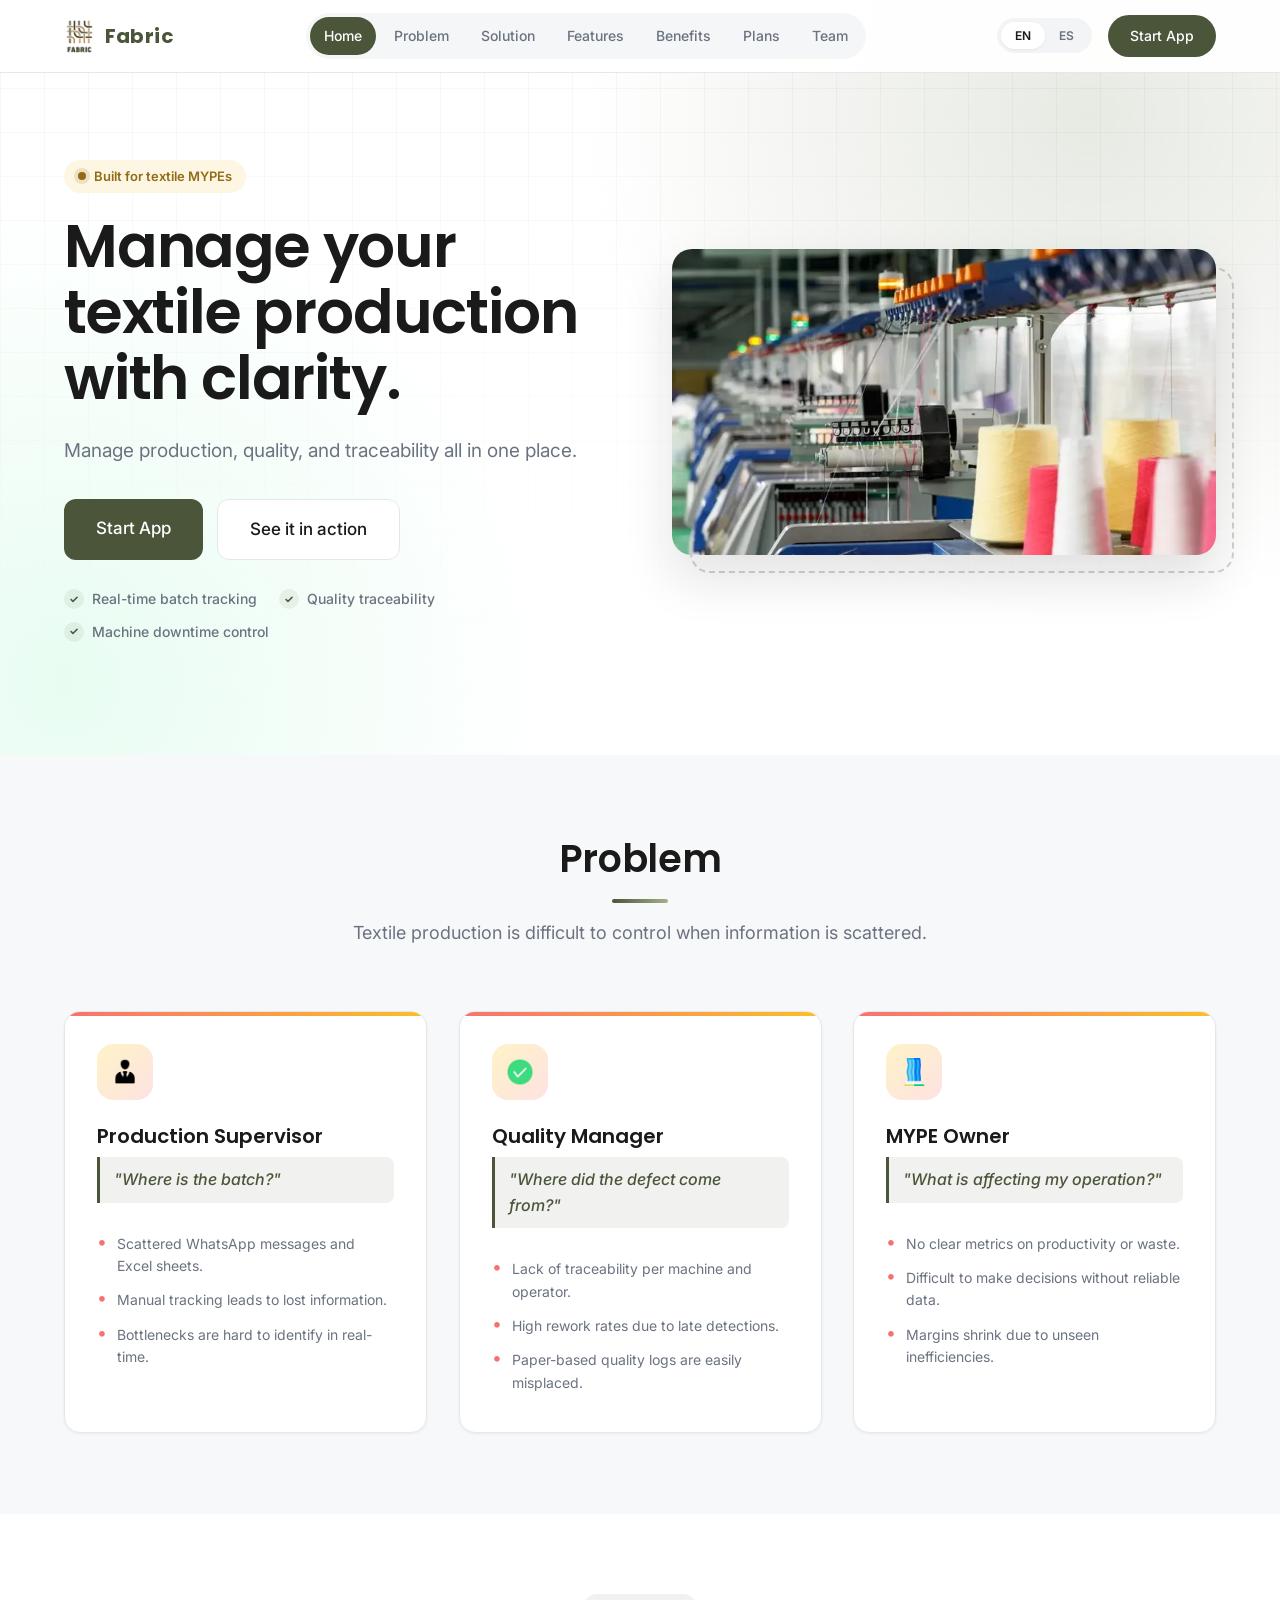
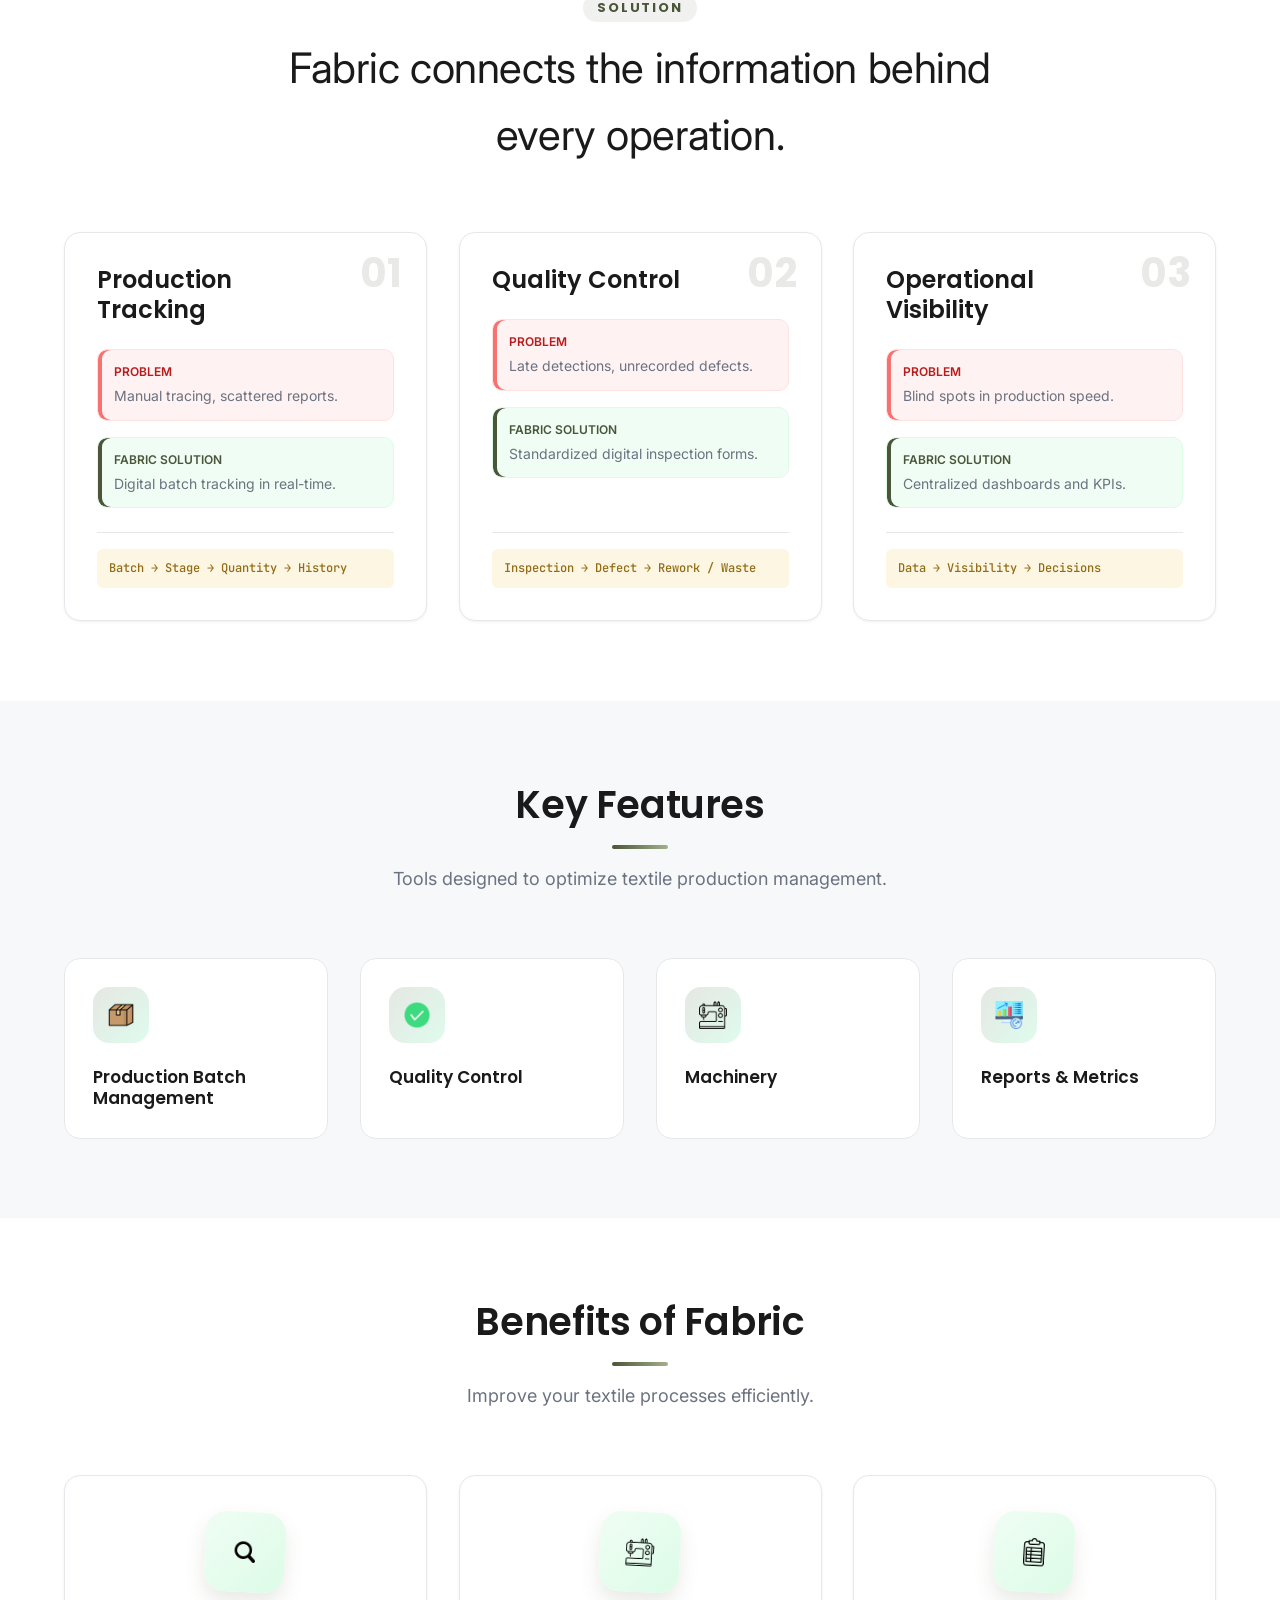
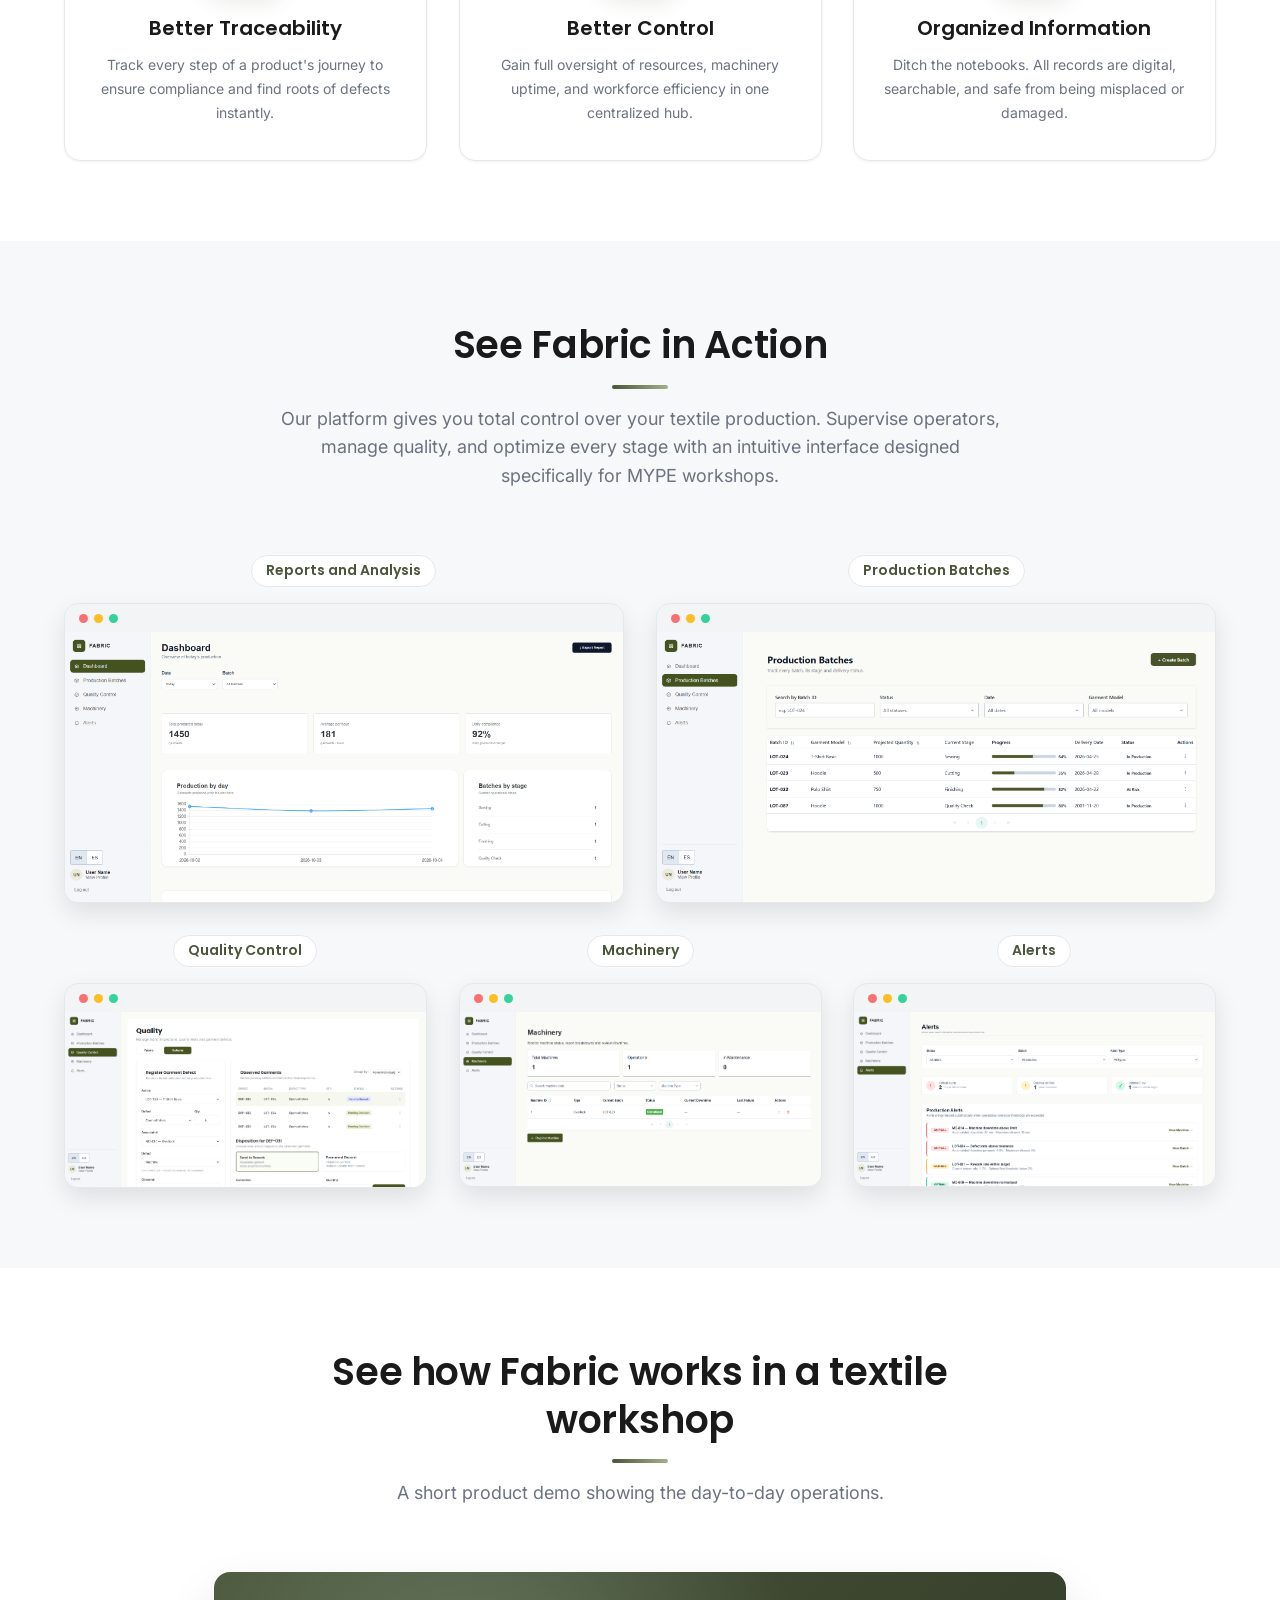
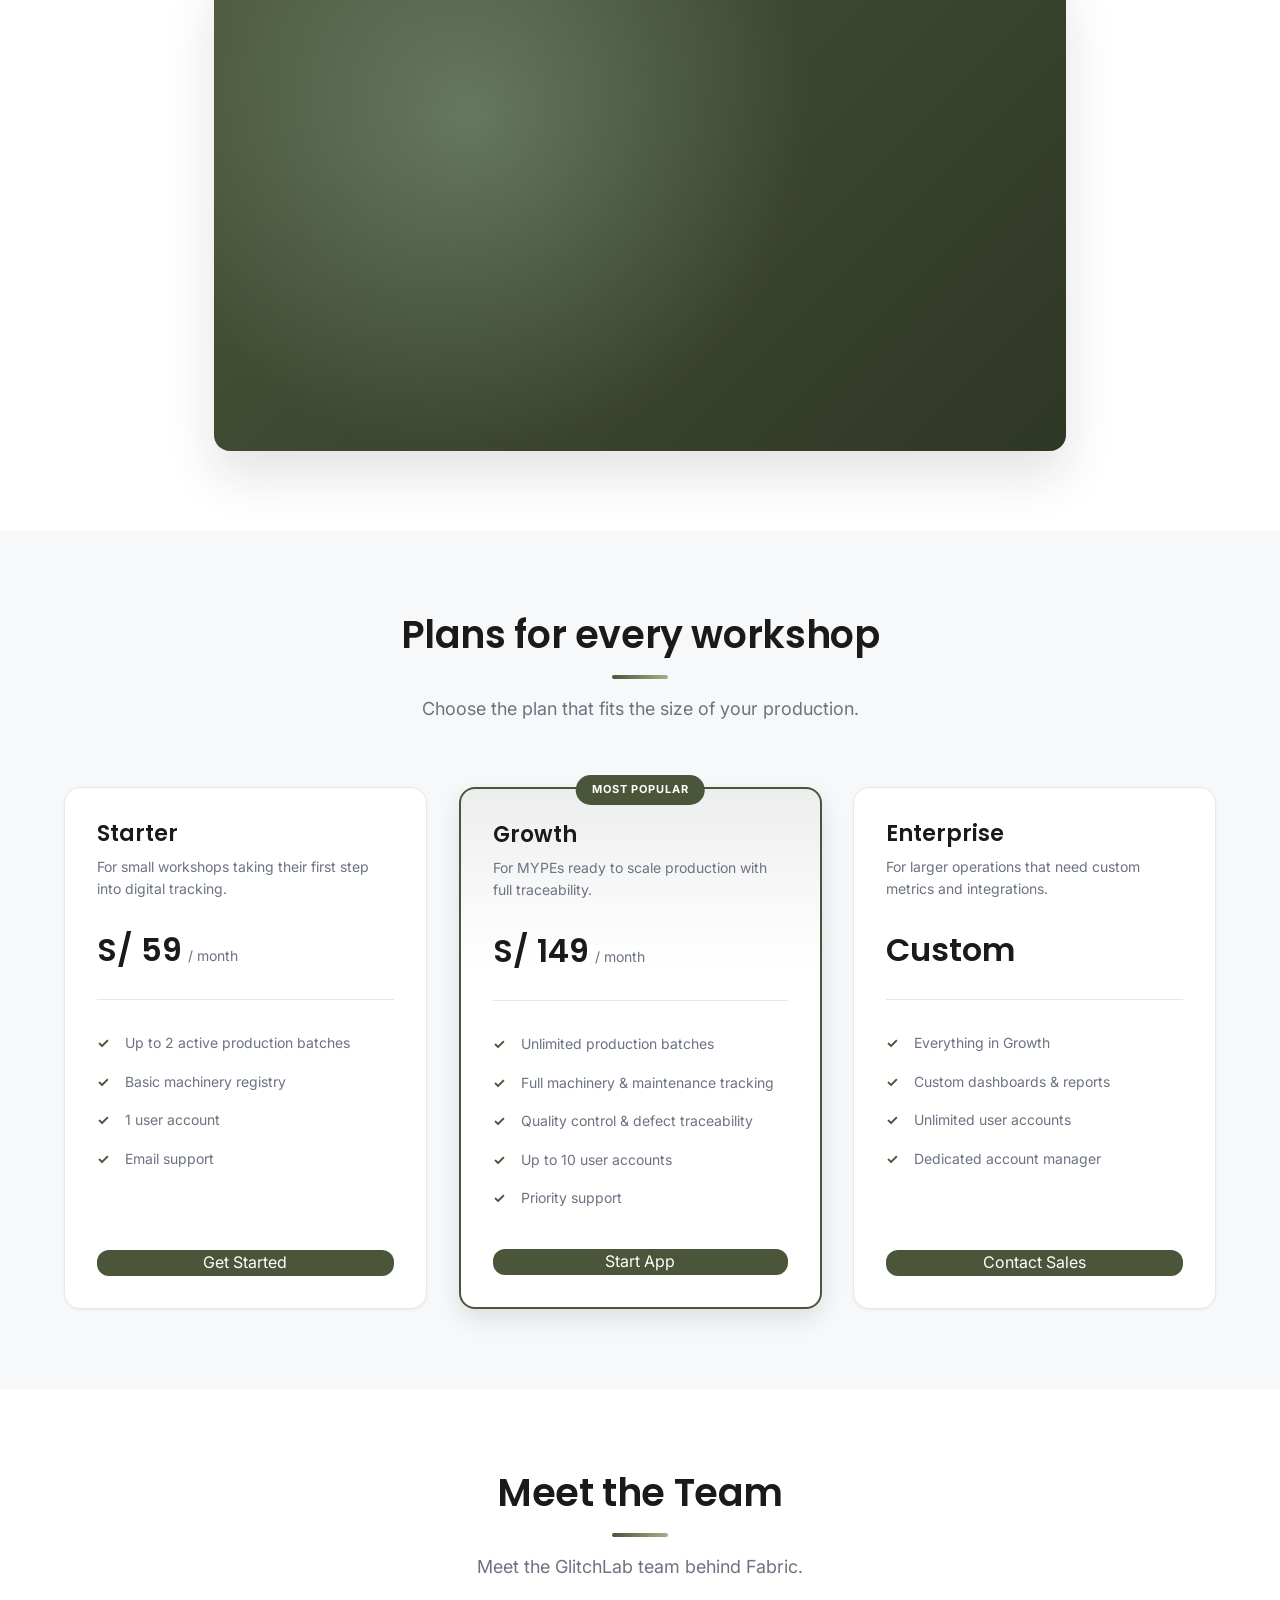
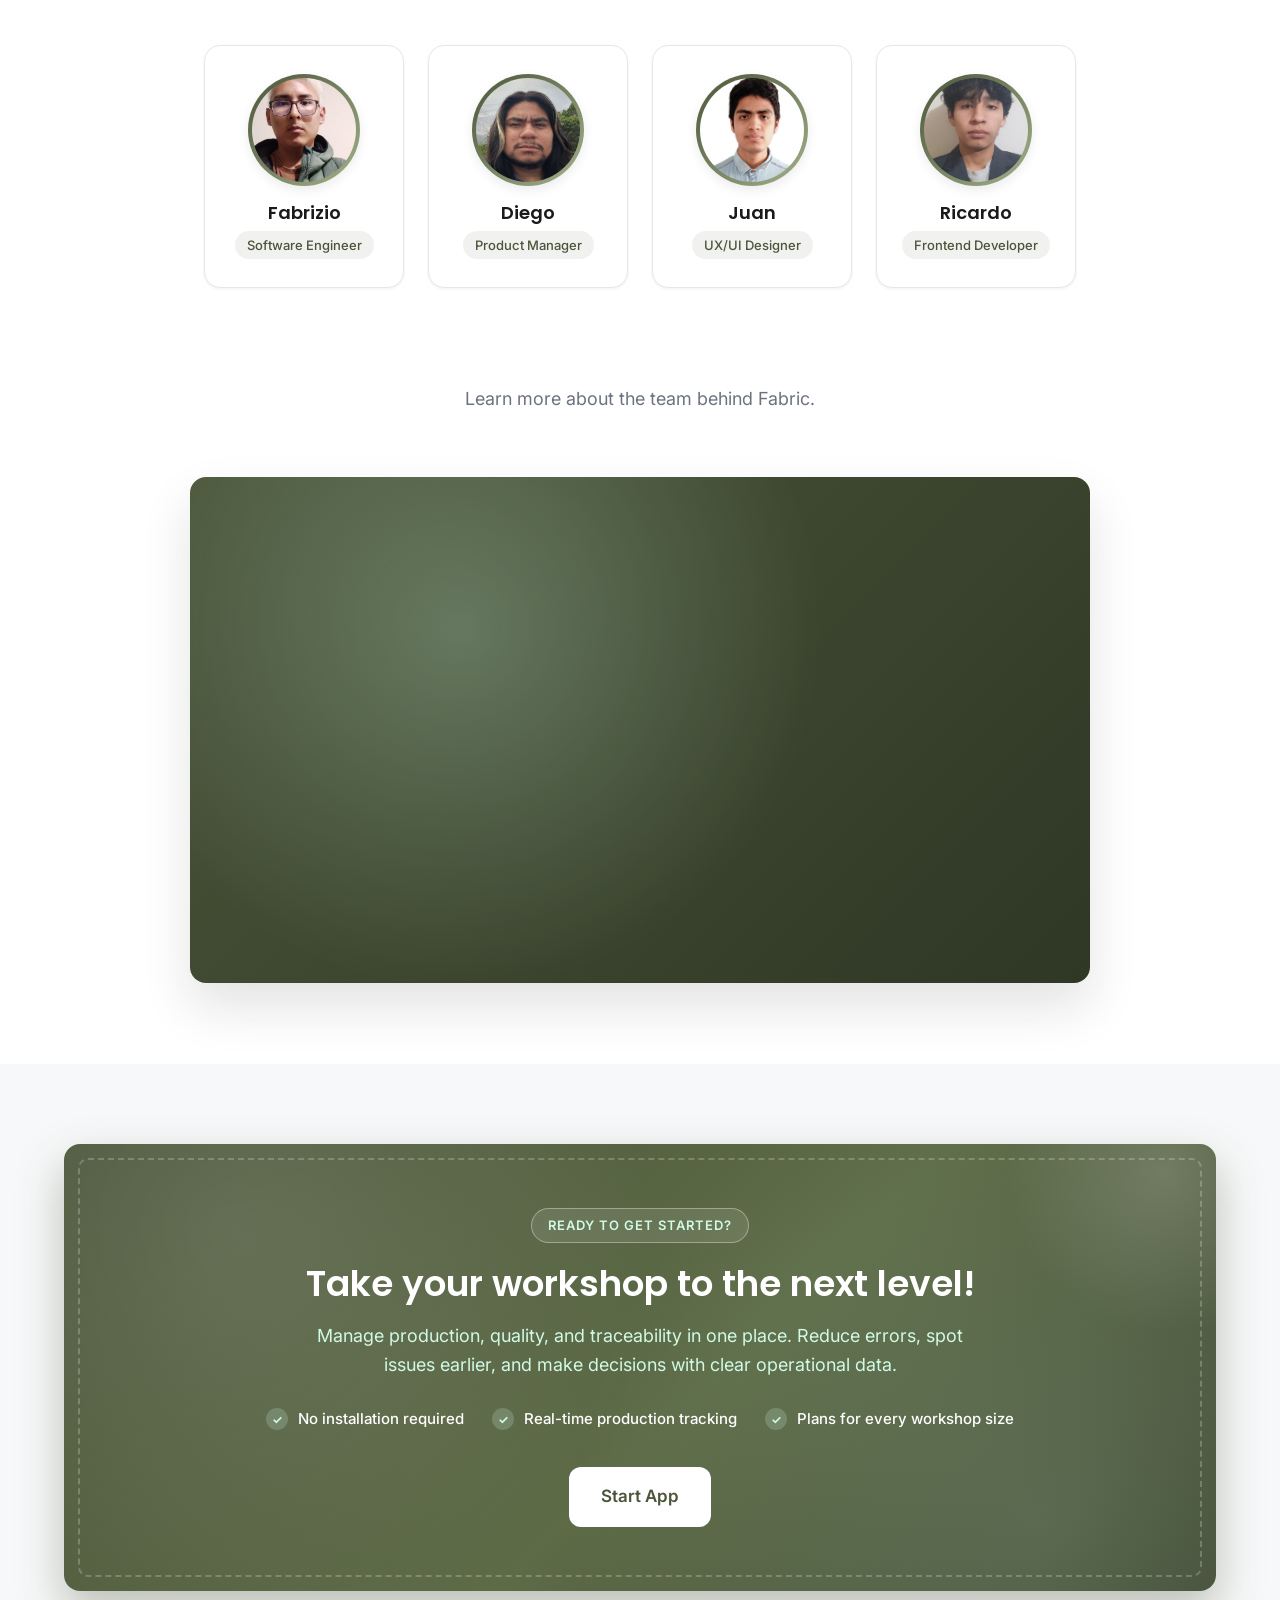
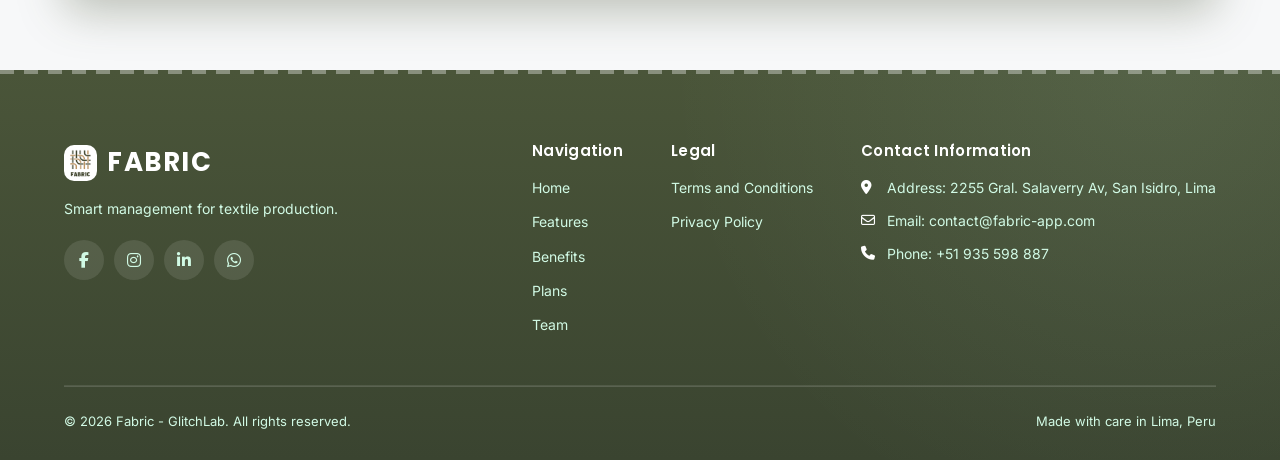
<file: index.html>
<!DOCTYPE html>
<html lang="en">
<head>
    <meta charset="UTF-8">
    <meta name="viewport" content="width=device-width, initial-scale=1.0">
    <title>Fabric</title>

    <link rel="preconnect" href="https://fonts.googleapis.com">
    <link rel="preconnect" href="https://fonts.gstatic.com" crossorigin>
    <link href="https://fonts.googleapis.com/css2?family=Inter:wght@400;500;600&family=JetBrains+Mono:wght@400;500&family=Poppins:wght@600;700&display=swap" rel="stylesheet">
    <link rel="stylesheet" href="https://cdnjs.cloudflare.com/ajax/libs/font-awesome/6.5.1/css/all.min.css">
    <link rel="stylesheet" href="assets/styles/styles.css">
</head>
<body>

<nav class="nav">
    <div class="container nav__inner">
        <a href="#home" class="nav__logo">
            <img src="assets/images/logo/fabric-logo.png" alt="Fabric Logo">
            <span class="nav__brand">Fabric</span>
        </a>

        <div class="nav__menu">
            <a href="#home" class="nav__link" data-i18n="nav.home">Home</a>
            <a href="#problem" class="nav__link" data-i18n="nav.problem">Problem</a>
            <a href="#solution" class="nav__link" data-i18n="nav.solution">Solution</a>
            <a href="#features" class="nav__link" data-i18n="nav.features">Features</a>
            <a href="#benefits" class="nav__link" data-i18n="nav.benefits">Benefits</a>
            <a href="#plans" class="nav__link" data-i18n="nav.plans">Plans</a>
            <a href="#team" class="nav__link" data-i18n="nav.team">Team</a>
        </div>

        <div class="nav__actions">
            <div class="lang-toggle">
                <button class="lang-btn active" data-lang="en">EN</button>
                <button class="lang-btn" data-lang="es">ES</button>
            </div>

            <a href="https://fabric-webapp.firebaseapp.com/" target="_blank" class="btn btn--primary btn--sm" data-i18n="nav.demo">Start App</a>
        </div>

        <div class="nav__mobile-controls">
            <div class="nav__mobile-top-lang">
                <button class="lang-btn-mob active" data-lang="en">EN</button>
                <button class="lang-btn-mob" data-lang="es">ES</button>
            </div>
            <button class="nav__burger" id="mobile-menu-btn" aria-label="Menu" aria-expanded="false">
                <span></span>
                <span></span>
                <span></span>
            </button>
        </div>
    </div>

    <div class="nav__mobile" id="mobile-menu">
        <a href="#home" class="nav__mobile-link" data-i18n="nav.home">Home</a>
        <a href="#problem" class="nav__mobile-link" data-i18n="nav.problem">Problem</a>
        <a href="#solution" class="nav__mobile-link" data-i18n="nav.solution">Solution</a>
        <a href="#features" class="nav__mobile-link" data-i18n="nav.features">Features</a>
        <a href="#benefits" class="nav__mobile-link" data-i18n="nav.benefits">Benefits</a>
        <a href="#plans" class="nav__mobile-link" data-i18n="nav.plans">Plans</a>
        <a href="#team" class="nav__mobile-link" data-i18n="nav.team">Team</a>
        <a href="https://fabric-webapp.firebaseapp.com/" target="_blank" class="btn btn--primary btn--full nav__mobile-cta" data-i18n="nav.demo">Start App</a>
    </div>
</nav>

<section id="home" class="hero">
    <div class="container hero__inner">
        <div class="hero__text">
            <span class="hero__badge" data-i18n="hero.badge">Built for textile MYPEs</span>
            <h1 class="hero__title" data-i18n="hero.title">Manage your textile production with clarity.</h1>
            <p class="hero__subtitle" data-i18n="hero.subtitle">Manage production, quality, and traceability all in one place.</p>
            <div class="hero__actions">
                <a href="#cta" class="btn btn--primary btn--lg" data-i18n="hero.btn">Start App</a>
                <a href="#app-info" class="btn btn--lg btn--ghost" data-i18n="hero.btn2">See it in action</a>
            </div>
            <ul class="hero__highlights">
                <li data-i18n="hero.point1">Real-time batch tracking</li>
                <li data-i18n="hero.point2">Quality traceability</li>
                <li data-i18n="hero.point3">Machine downtime control</li>
            </ul>
        </div>

        <div class="hero__media">
            <img src="assets/images/hero/textile.webp" alt="Fabric Dashboard Preview" class="hero__img">
        </div>
    </div>
</section>

<section id="problem" class="section section--alt">
    <div class="container">
        <div class="section__header">
            <h2 class="section__title" data-i18n="problem.title">Problem</h2>
            <p class="section__subtitle" data-i18n="problem.subtitle">Textile production is difficult to control when information is scattered.</p>
        </div>

        <div class="grid grid--3">
            <div class="card">
                <div class="card__icon">
                    <img src="assets/images/icons/supervisor.png" alt="Production Icon" class="card__icon-img">
                </div>
                <h3 class="card__title" data-i18n="problem.card1.title">Production Supervisor</h3>
                <p class="card__quote" data-i18n="problem.card1.q">"Where is the batch?"</p>
                <ul class="card__list">
                    <li data-i18n="problem.card1.li1">Scattered WhatsApp messages and Excel sheets.</li>
                    <li data-i18n="problem.card1.li2">Manual tracking leads to lost information.</li>
                    <li data-i18n="problem.card1.li3">Bottlenecks are hard to identify in real-time.</li>
                </ul>
            </div>

            <div class="card">
                <div class="card__icon">
                    <img src="assets/images/icons/check.png" alt="Quality Icon" class="card__icon-img">
                </div>
                <h3 class="card__title" data-i18n="problem.card2.title">Quality Manager</h3>
                <p class="card__quote" data-i18n="problem.card2.q">"Where did the defect come from?"</p>
                <ul class="card__list">
                    <li data-i18n="problem.card2.li1">Lack of traceability per machine and operator.</li>
                    <li data-i18n="problem.card2.li2">High rework rates due to late detections.</li>
                    <li data-i18n="problem.card2.li3">Paper-based quality logs are easily misplaced.</li>
                </ul>
            </div>

            <div class="card">
                <div class="card__icon">
                    <img src="assets/images/icons/tower.png" alt="Owner Icon" class="card__icon-img">
                </div>
                <h3 class="card__title" data-i18n="problem.card3.title">MYPE Owner</h3>
                <p class="card__quote" data-i18n="problem.card3.q">"What is affecting my operation?"</p>
                <ul class="card__list">
                    <li data-i18n="problem.card3.li1">No clear metrics on productivity or waste.</li>
                    <li data-i18n="problem.card3.li2">Difficult to make decisions without reliable data.</li>
                    <li data-i18n="problem.card3.li3">Margins shrink due to unseen inefficiencies.</li>
                </ul>
            </div>
        </div>
    </div>
</section>

<section id="solution" class="section">
    <div class="container">
        <div class="section__header">
            <h2 class="section__eyebrow" data-i18n="solution.label">SOLUTION</h2>
            <p class="section__title section__title--lg" data-i18n="solution.title">Fabric connects the information behind every operation.</p>
        </div>

        <div class="grid grid--3">
            <div class="solution-card">
                <span class="solution-card__number">01</span>
                <h3 class="solution-card__title" data-i18n="solution.card1.title">Production Tracking</h3>
                <div class="solution-card__body">
                    <div class="solution-block solution-block--problem">
                        <span class="solution-block__label solution-block__label--problem" data-i18n="solution.problem_label">PROBLEM</span>
                        <span data-i18n="solution.card1.prob">Manual tracing, scattered reports.</span>
                    </div>
                    <div class="solution-block solution-block--fabric">
                        <span class="solution-block__label solution-block__label--fabric" data-i18n="solution.fabric_label">FABRIC SOLUTION</span>
                        <span data-i18n="solution.card1.sol">Digital batch tracking in real-time.</span>
                    </div>
                </div>
                <div class="solution-card__tag">
                    <span data-i18n="solution.card1.tag">Batch → Stage → Quantity → History</span>
                </div>
            </div>

            <div class="solution-card">
                <span class="solution-card__number">02</span>
                <h3 class="solution-card__title" data-i18n="solution.card2.title">Quality Control</h3>
                <div class="solution-card__body">
                    <div class="solution-block solution-block--problem">
                        <span class="solution-block__label solution-block__label--problem" data-i18n="solution.problem_label">PROBLEM</span>
                        <span data-i18n="solution.card2.prob">Late detections, unrecorded defects.</span>
                    </div>
                    <div class="solution-block solution-block--fabric">
                        <span class="solution-block__label solution-block__label--fabric" data-i18n="solution.fabric_label">FABRIC SOLUTION</span>
                        <span data-i18n="solution.card2.sol">Standardized digital inspection forms.</span>
                    </div>
                </div>
                <div class="solution-card__tag">
                    <span data-i18n="solution.card2.tag">Inspection → Defect → Rework / Waste</span>
                </div>
            </div>

            <div class="solution-card">
                <span class="solution-card__number">03</span>
                <h3 class="solution-card__title" data-i18n="solution.card3.title">Operational Visibility</h3>
                <div class="solution-card__body">
                    <div class="solution-block solution-block--problem">
                        <span class="solution-block__label solution-block__label--problem" data-i18n="solution.problem_label">PROBLEM</span>
                        <span data-i18n="solution.card3.prob">Blind spots in production speed.</span>
                    </div>
                    <div class="solution-block solution-block--fabric">
                        <span class="solution-block__label solution-block__label--fabric" data-i18n="solution.fabric_label">FABRIC SOLUTION</span>
                        <span data-i18n="solution.card3.sol">Centralized dashboards and KPIs.</span>
                    </div>
                </div>
                <div class="solution-card__tag">
                    <span data-i18n="solution.card3.tag">Data → Visibility → Decisions</span>
                </div>
            </div>
        </div>
    </div>
</section>

<section id="features" class="section section--alt">
    <div class="container">
        <div class="section__header">
            <h2 class="section__title" data-i18n="features.title">Key Features</h2>
            <p class="section__subtitle" data-i18n="features.subtitle">Tools designed to optimize textile production management.</p>
        </div>

        <div class="grid grid--4">
            <div class="feature">
                <div class="feature__icon">
                    <img src="assets/images/icons/box.png" alt="Box Icon" class="feature__icon-img">
                </div>
                <h4 class="feature__title" data-i18n="features.feat1">Production Batch Management</h4>
            </div>

            <div class="feature">
                <div class="feature__icon">
                    <img src="assets/images/icons/check.png" alt="Check icon" class="feature__icon-img">
                </div>
                <h4 class="feature__title" data-i18n="features.feat2">Quality Control</h4>
            </div>

            <div class="feature">
                <div class="feature__icon">
                    <img src="assets/images/icons/machinery.png" alt="Machinery Icon" class="feature__icon-img">
                </div>
                <h4 class="feature__title" data-i18n="features.feat3">Machinery</h4>
            </div>

            <div class="feature">
                <div class="feature__icon">
                    <img src="assets/images/icons/metrics.png" alt="Metrics Icon" class="feature__icon-img">
                </div>
                <h4 class="feature__title" data-i18n="features.feat4">Reports & Metrics</h4>
            </div>
        </div>
    </div>
</section>

<section id="benefits" class="section">
    <div class="container">
        <div class="section__header">
            <h2 class="section__title" data-i18n="benefits.title">Benefits of Fabric</h2>
            <p class="section__subtitle" data-i18n="benefits.subtitle">Improve your textile processes efficiently.</p>
        </div>

        <div class="grid grid--3 grid--center">
            <div class="benefit">
                <div class="benefit__icon">
                    <img src="assets/images/icons/magnifier.png" alt="Magnifier Icon" class="benefit__icon-img">
                </div>
                <h3 class="benefit__title" data-i18n="benefits.ben1.title">Better Traceability</h3>
                <p class="benefit__desc" data-i18n="benefits.ben1.desc">Track every step of a product's journey to ensure compliance and find roots of defects instantly.</p>
            </div>

            <div class="benefit">
                <div class="benefit__icon">
                    <img src="assets/images/icons/machinery.png" alt="Eye Icon" class="benefit__icon-img">
                </div>
                <h3 class="benefit__title" data-i18n="benefits.ben2.title">Better Control</h3>
                <p class="benefit__desc" data-i18n="benefits.ben2.desc">Gain full oversight of resources, machinery uptime, and workforce efficiency in one centralized hub.</p>
            </div>

            <div class="benefit">
                <div class="benefit__icon">
                    <img src="assets/images/icons/table.png" alt="Table Icon" class="benefit__icon-img">
                </div>
                <h3 class="benefit__title" data-i18n="benefits.ben3.title">Organized Information</h3>
                <p class="benefit__desc" data-i18n="benefits.ben3.desc">Ditch the notebooks. All records are digital, searchable, and safe from being misplaced or damaged.</p>
            </div>
        </div>
    </div>
</section>

<section id="app-info" class="section section--alt">
    <div class="container text-center">
        <div class="section__header">
            <h2 class="section__title" data-i18n="appInfo.title">See Fabric in Action</h2>
            <p class="section__subtitle" data-i18n="appInfo.pitch">Our platform gives you total control over your textile production. Supervise operators, manage quality, and optimize every stage with an intuitive interface designed specifically for MYPE workshops.</p>
        </div>

        <div class="app-screenshots-grid">
            <div class="screenshot-wrapper screen-dash">
                <h4 data-i18n="appInfo.dash">Main Dashboard</h4>
                <div class="browser-frame"><img src="assets/images/screenshots/app-dashboard.png" alt="Fabric Dashboard" class="app-screenshot"></div>
            </div>

            <div class="screenshot-wrapper screen-prod">
                <h4 data-i18n="appInfo.prod">Production Batches</h4>
                <div class="browser-frame"><img src="assets/images/screenshots/app-production.png" alt="Production Batches" class="app-screenshot"></div>
            </div>

            <div class="screenshot-wrapper screen-qual">
                <h4 data-i18n="appInfo.qual">Quality Control</h4>
                <div class="browser-frame"><img src="assets/images/screenshots/app-quality.png" alt="Quality Control" class="app-screenshot"></div>
            </div>

            <div class="screenshot-wrapper screen-mach">
                <h4 data-i18n="appInfo.mach">Machinery</h4>
                <div class="browser-frame"><img src="assets/images/screenshots/app-machinery.png" alt="Machinery" class="app-screenshot"></div>
            </div>

            <div class="screenshot-wrapper screen-alert">
                <h4 data-i18n="appInfo.alert">Alerts</h4>
                <div class="browser-frame"><img src="assets/images/screenshots/app-alerts.png" alt="Alerts" class="app-screenshot"></div>
            </div>
        </div>
    </div>
</section>

<section id="video" class="section">
    <div class="container container--narrow">
        <div class="section__header">
            <h2 class="section__title" data-i18n="video.title">See how Fabric works in a textile workshop</h2>
            <p class="section__subtitle" data-i18n="video.subtitle">A short product demo showing the day-to-day operations.</p>
        </div>
        <div class="video">
            <iframe
                class="video__frame"
                src="https://www.youtube-nocookie.com/embed/yFTNUzASp3c"
                title="Fabric product demo"
                loading="lazy"
                allow="accelerometer; autoplay; clipboard-write; encrypted-media; gyroscope; picture-in-picture; web-share"
                referrerpolicy="strict-origin-when-cross-origin"
                allowfullscreen></iframe>
        </div>
    </div>
</section>

<section id="plans" class="section section--alt">
    <div class="container">
        <div class="section__header">
            <h2 class="section__title" data-i18n="plans.title">Plans for every workshop</h2>
            <p class="section__subtitle" data-i18n="plans.subtitle">Choose the plan that fits the size of your production.</p>
        </div>

        <div class="grid grid--3">
            <div class="plan">
                <h3 class="plan__name" data-i18n="plans.starter.name">Starter</h3>
                <p class="plan__desc" data-i18n="plans.starter.desc">For small workshops taking their first step into digital tracking.</p>
                <div class="plan__price">
                    <span class="plan__price-amount" data-i18n="plans.starter.price">S/ 59</span>
                    <span class="plan__price-period" data-i18n="plans.starter.period">/ month</span>
                </div>
                <ul class="plan__features">
                    <li data-i18n="plans.starter.f1">Up to 2 active production batches</li>
                    <li data-i18n="plans.starter.f2">Basic machinery registry</li>
                    <li data-i18n="plans.starter.f3">1 user account</li>
                    <li data-i18n="plans.starter.f4">Email support</li>
                </ul>
                <button type="button" class="btn btn--primary btn--full plan__buy" data-i18n="plans.starter.cta">Get Started</button>
            </div>

            <div class="plan plan--featured">
                <span class="plan__badge" data-i18n="plans.growth.badge">MOST POPULAR</span>
                <h3 class="plan__name" data-i18n="plans.growth.name">Growth</h3>
                <p class="plan__desc" data-i18n="plans.growth.desc">For MYPEs ready to scale production with full traceability.</p>
                <div class="plan__price">
                    <span class="plan__price-amount" data-i18n="plans.growth.price">S/ 149</span>
                    <span class="plan__price-period" data-i18n="plans.growth.period">/ month</span>
                </div>
                <ul class="plan__features">
                    <li data-i18n="plans.growth.f1">Unlimited production batches</li>
                    <li data-i18n="plans.growth.f2">Full machinery &amp; maintenance tracking</li>
                    <li data-i18n="plans.growth.f3">Quality control &amp; defect traceability</li>
                    <li data-i18n="plans.growth.f4">Up to 10 user accounts</li>
                    <li data-i18n="plans.growth.f5">Priority support</li>
                </ul>
                <button type="button" class="btn btn--primary btn--full plan__buy" data-i18n="plans.growth.cta">Start App</button>
            </div>

            <div class="plan">
                <h3 class="plan__name" data-i18n="plans.enterprise.name">Enterprise</h3>
                <p class="plan__desc" data-i18n="plans.enterprise.desc">For larger operations that need custom metrics and integrations.</p>
                <div class="plan__price">
                    <span class="plan__price-amount" data-i18n="plans.enterprise.price">Custom</span>
                </div>
                <ul class="plan__features">
                    <li data-i18n="plans.enterprise.f1">Everything in Growth</li>
                    <li data-i18n="plans.enterprise.f2">Custom dashboards &amp; reports</li>
                    <li data-i18n="plans.enterprise.f3">Unlimited user accounts</li>
                    <li data-i18n="plans.enterprise.f4">Dedicated account manager</li>
                </ul>
                <button type="button" class="btn btn--primary btn--full plan__buy" data-i18n="plans.enterprise.cta">Contact Sales</button>
            </div>
        </div>
        <div id="plan-success" class="plan-success" role="status" aria-live="polite" hidden></div>
    </div>
</section>

<section id="team" class="section">
    <div class="container">
        <div class="section__header">
            <h2 class="section__title" data-i18n="team.title">Meet the Team</h2>
            <p class="section__subtitle" data-i18n="team.subtitle">Meet the GlitchLab team behind Fabric.</p>
        </div>

        <div class="team">
            <div class="team__member">
                <div class="team__photo"><img src="assets/team_members/fabrizio.png" alt="Fabrizio" onerror="this.src='https://placehold.co/112x112/cccccc/ffffff?text=F'"></div>
                <h4 class="team__name">Fabrizio</h4>
                <p class="team__role" data-i18n="team.role1">Software Engineer</p>
            </div>
            <div class="team__member">
                <div class="team__photo"><img src="assets/team_members/diego.jpg" alt="Diego" onerror="this.src='https://placehold.co/112x112/cccccc/ffffff?text=D'"></div>
                <h4 class="team__name">Diego</h4>
                <p class="team__role" data-i18n="team.role2">Product Manager</p>
            </div>
            <div class="team__member">
                <div class="team__photo"><img src="assets/team_members/juan.jpg" alt="Juan" onerror="this.src='https://placehold.co/112x112/cccccc/ffffff?text=J'"></div>
                <h4 class="team__name">Juan</h4>
                <p class="team__role" data-i18n="team.role3">UX/UI Designer</p>
            </div>
            <div class="team__member">
                <div class="team__photo"><img src="assets/team_members/ricardo.png" alt="Ricardo" onerror="this.src='https://placehold.co/112x112/cccccc/ffffff?text=R'"></div>
                <h4 class="team__name">Ricardo</h4>
                <p class="team__role" data-i18n="team.role4">Frontend Developer</p>
            </div>
        </div>

        <div class="container container--narrow about-team-wrapper">
            <div class="section__header">
                <p class="section__subtitle" data-i18n="aboutTeam.subtitle">Learn more about the team behind Fabric.</p>
            </div>

            <div class="about-team">
                <iframe
                    class="video__frame"
                    src="https://www.youtube-nocookie.com/embed/spj55GCCFxk"
                    title="About the GlitchLab team"
                    loading="lazy"
                    allow="accelerometer; autoplay; clipboard-write; encrypted-media; gyroscope; picture-in-picture; web-share"
                    referrerpolicy="strict-origin-when-cross-origin"
                    allowfullscreen></iframe>
            </div>
        </div>
    </div>
</section>

<section id="cta" class="section section--alt">
    <div class="container">
        <div class="cta-banner">
            <span class="cta-banner__eyebrow" data-i18n="cta.eyebrow">Ready to get started?</span>
            <h2 class="cta-banner__title" data-i18n="cta.title">Take your workshop to the next level!</h2>
            <p class="cta-banner__subtitle" data-i18n="cta.subtitle">Manage production, quality, and traceability in one place. Reduce errors, spot issues earlier, and make decisions with clear operational data.</p>
            <ul class="cta-banner__highlights">
                <li data-i18n="cta.point1">No installation required</li>
                <li data-i18n="cta.point2">Real-time production tracking</li>
                <li data-i18n="cta.point3">Plans for every workshop size</li>
            </ul>
            <div class="cta-banner__actions">
                <a href="https://fabric-webapp.web.app" target="_blank" class="btn btn--primary btn--lg" data-i18n="cta.btn">Start App</a>
            </div>
        </div>
    </div>
</section>

<footer class="footer">
    <div class="container">
        <div class="footer__top">
            <div class="footer__brand">
                <a href="#home" class="footer__logo">
                    <img src="assets/images/logo/fabric-logo.png" alt="Fabric Logo">
                    <span>FABRIC</span>
                </a>
                <p class="footer__tagline" data-i18n="footer.tagline">Smart management for textile production.</p>
                <div class="social-icons">
                    <a href="https://facebook.com" target="_blank" rel="noopener noreferrer" aria-label="Facebook"><i class="fa-brands fa-facebook-f"></i></a>
                    <a href="https://instagram.com" target="_blank" rel="noopener noreferrer" aria-label="Instagram"><i class="fa-brands fa-instagram"></i></a>
                    <a href="https://linkedin.com" target="_blank" rel="noopener noreferrer" aria-label="LinkedIn"><i class="fa-brands fa-linkedin-in"></i></a>
                    <a href="https://wa.me/51935598887" target="_blank" rel="noopener noreferrer" aria-label="WhatsApp"><i class="fa-brands fa-whatsapp"></i></a>
                </div>
            </div>

            <div class="footer__column">
                <h4 data-i18n="footer.navTitle">Navigation</h4>
                <a href="#home" class="footer__link" data-i18n="nav.home">Home</a>
                <a href="#features" class="footer__link" data-i18n="nav.features">Features</a>
                <a href="#benefits" class="footer__link" data-i18n="nav.benefits">Benefits</a>
                <a href="#plans" class="footer__link" data-i18n="nav.plans">Plans</a>
                <a href="#team" class="footer__link" data-i18n="nav.team">Team</a>
            </div>

            <div class="footer__column">
                <h4 data-i18n="footer.legalTitle">Legal</h4>
                <a href="terms.html" class="footer__link" data-i18n="footer.terms">Terms and Conditions</a>
                <a href="privacy-policy.html" class="footer__link" data-i18n="footer.privacy">Privacy Policy</a>
            </div>

            <div class="footer__column footer__contact">
                <h4 data-i18n="footer.contactTitle">Contact Information</h4>
                <p><i class="fa-solid fa-location-dot" aria-hidden="true"></i> <span data-i18n="footer.address">Address: Lima, Peru</span></p>
                <p><i class="fa-regular fa-envelope" aria-hidden="true"></i> <a href="mailto:contact@fabric-app.com" data-i18n="footer.email">Email: contact@fabric-app.com</a></p>
                <p><i class="fa-solid fa-phone" aria-hidden="true"></i> <a href="tel:+51935598887" data-i18n="footer.phone">Phone: +51 935 598 887</a></p>
            </div>
        </div>

        <div class="footer__bottom">
            <p data-i18n="footer.copyright">&copy; 2026 Fabric. All rights reserved.</p>
            <p class="footer__made" data-i18n="footer.made">Made with care Peru</p>
        </div>
    </div>
</footer>

<script src="assets/i18n/en.js"></script>
<script src="assets/i18n/es.js"></script>
<script src="assets/i18n/main.js"></script>
</body>
</html>
</file>
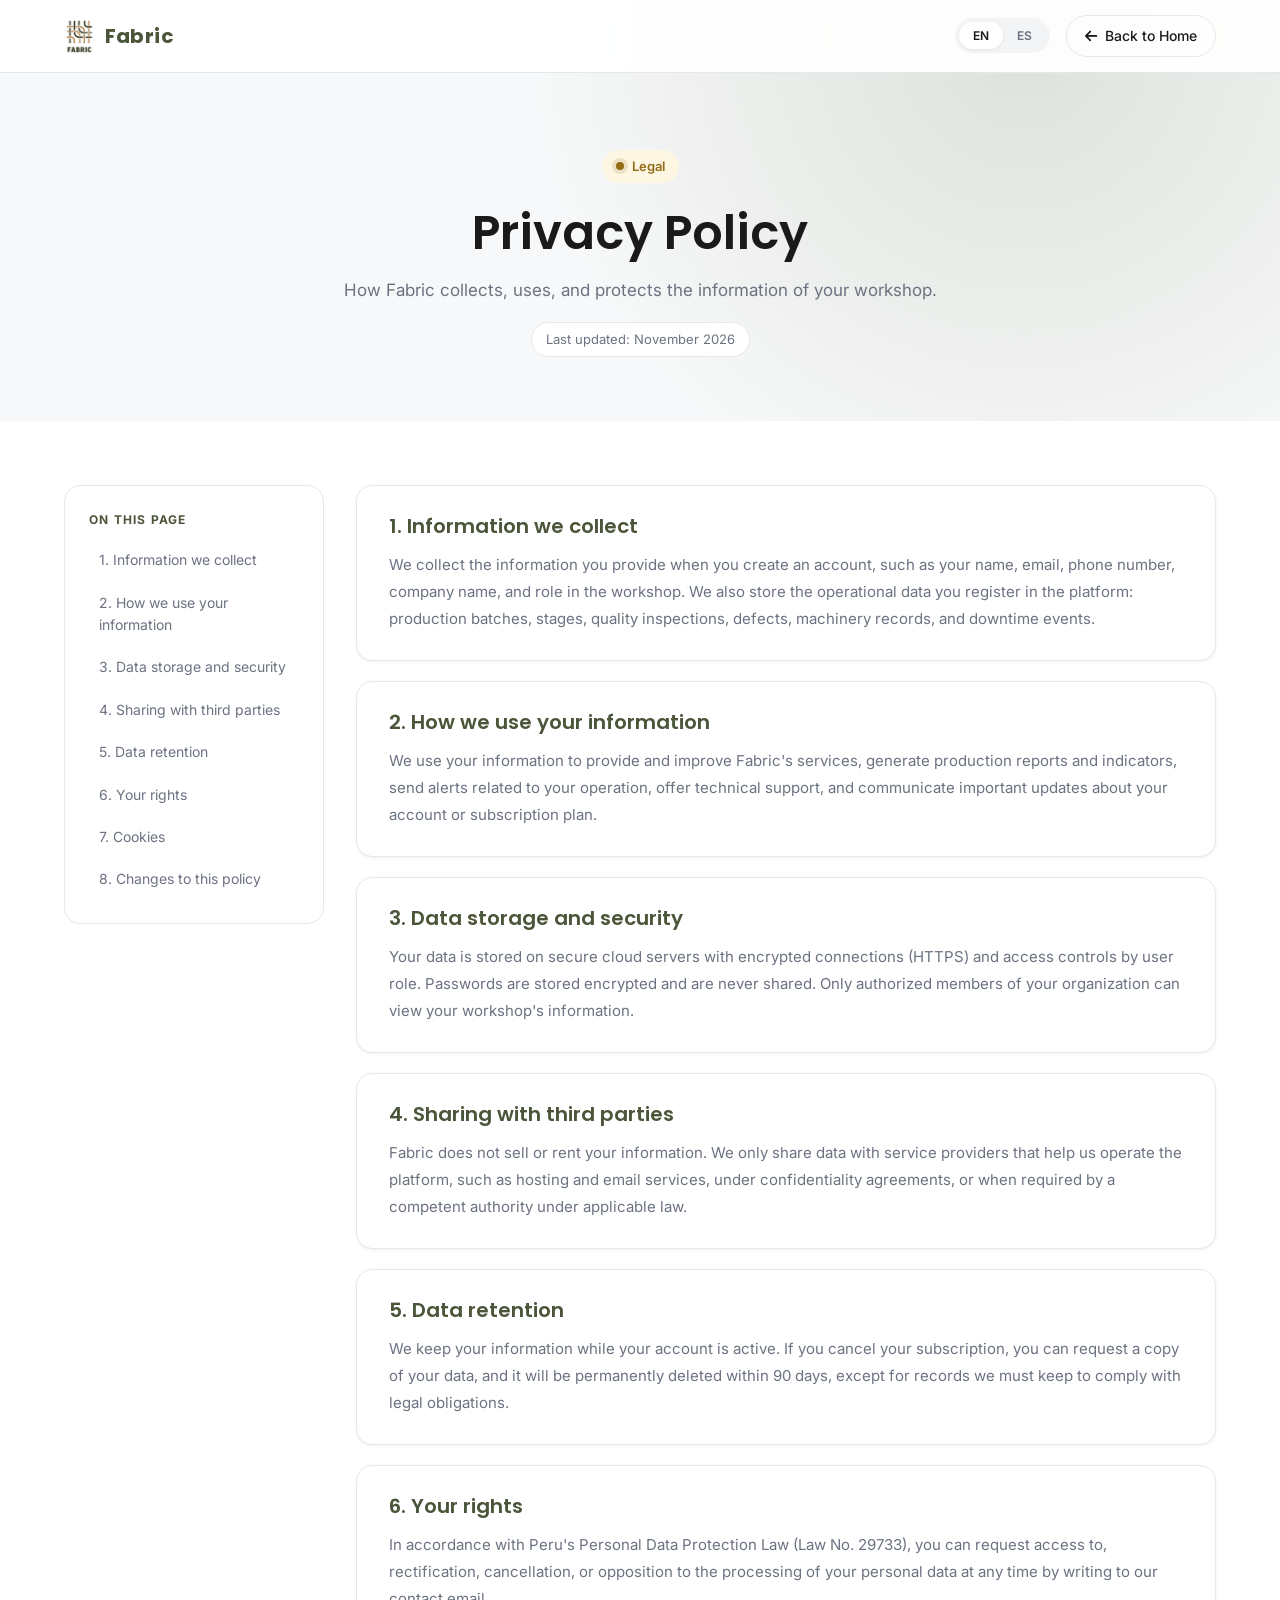
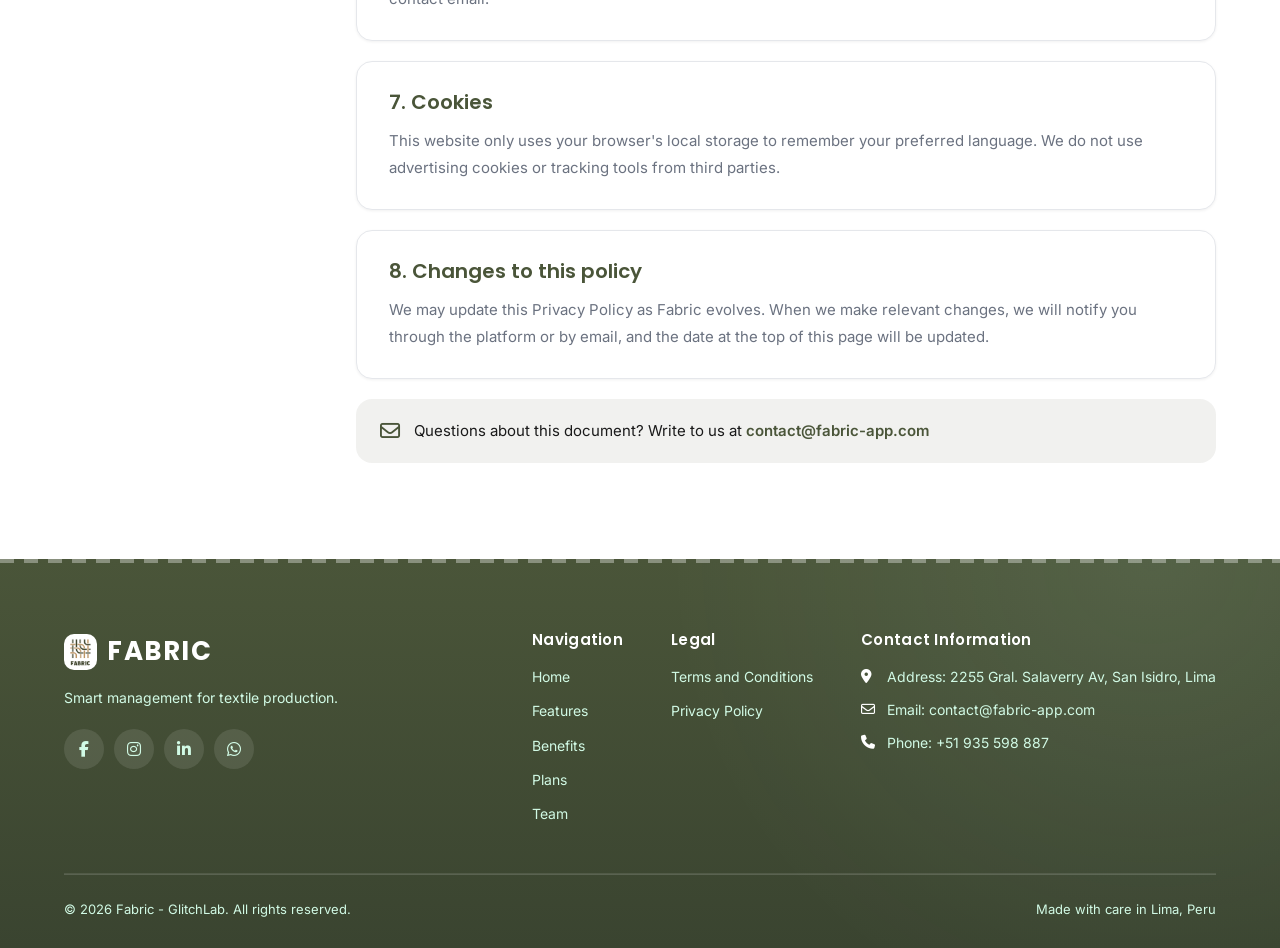
<file: privacy-policy.html>
<!DOCTYPE html>
<html lang="en">
<head>
    <meta charset="UTF-8">
    <meta name="viewport" content="width=device-width, initial-scale=1.0">
    <title>Privacy Policy | Fabric</title>

    <link rel="preconnect" href="https://fonts.googleapis.com">
    <link rel="preconnect" href="https://fonts.gstatic.com" crossorigin>
    <link href="https://fonts.googleapis.com/css2?family=Inter:wght@400;500;600&family=Poppins:wght@600;700&display=swap" rel="stylesheet">
    <link rel="stylesheet" href="https://cdnjs.cloudflare.com/ajax/libs/font-awesome/6.5.1/css/all.min.css">
    <link rel="stylesheet" href="assets/styles/styles.css">
</head>
<body class="legal-page">

<nav class="nav">
    <div class="container nav__inner">
        <a href="index.html" class="nav__logo">
            <img src="assets/images/logo/fabric-logo.png" alt="Fabric Logo">
            <span class="nav__brand">Fabric</span>
        </a>

        <div class="nav__legal-actions">
            <div class="lang-toggle">
                <button class="lang-btn active" data-lang="en">EN</button>
                <button class="lang-btn" data-lang="es">ES</button>
            </div>
            <a href="index.html" class="legal-back"><i class="fa-solid fa-arrow-left" aria-hidden="true"></i> <span data-i18n="legal.back">Back to Home</span></a>
        </div>
    </div>
</nav>

<main>
    <section class="legal-hero">
        <div class="container">
            <span class="hero__badge" data-i18n="legal.badge">Legal</span>
            <h1 data-i18n="privacy.title">Privacy Policy</h1>
            <p data-i18n="privacy.subtitle">How Fabric collects, uses, and protects the information of your workshop.</p>
            <p class="legal-hero__updated" data-i18n="privacy.updated">Last updated: November 2026</p>
        </div>
    </section>

    <section class="legal-content">
        <div class="container legal-layout">
            <aside class="legal-toc">
                <p class="legal-toc__title" data-i18n="legal.toc">On this page</p>
                <nav>
                    <a href="#privacy-s1" data-i18n="privacy.s1.title">1. Information we collect</a>
                    <a href="#privacy-s2" data-i18n="privacy.s2.title">2. How we use your information</a>
                    <a href="#privacy-s3" data-i18n="privacy.s3.title">3. Data storage and security</a>
                    <a href="#privacy-s4" data-i18n="privacy.s4.title">4. Sharing with third parties</a>
                    <a href="#privacy-s5" data-i18n="privacy.s5.title">5. Data retention</a>
                    <a href="#privacy-s6" data-i18n="privacy.s6.title">6. Your rights</a>
                    <a href="#privacy-s7" data-i18n="privacy.s7.title">7. Cookies</a>
                    <a href="#privacy-s8" data-i18n="privacy.s8.title">8. Changes to this policy</a>
                </nav>
            </aside>

            <div class="legal-body">
            <article class="legal-item" id="privacy-s1">
                <h2 data-i18n="privacy.s1.title">1. Information we collect</h2>
                <p data-i18n="privacy.s1.body">We collect the information you provide when you create an account, such as your name, email, phone number, company name, and role in the workshop. We also store the operational data you register in the platform: production batches, stages, quality inspections, defects, machinery records, and downtime events.</p>
            </article>

            <article class="legal-item" id="privacy-s2">
                <h2 data-i18n="privacy.s2.title">2. How we use your information</h2>
                <p data-i18n="privacy.s2.body">We use your information to provide and improve Fabric's services, generate production reports and indicators, send alerts related to your operation, offer technical support, and communicate important updates about your account or subscription plan.</p>
            </article>

            <article class="legal-item" id="privacy-s3">
                <h2 data-i18n="privacy.s3.title">3. Data storage and security</h2>
                <p data-i18n="privacy.s3.body">Your data is stored on secure cloud servers with encrypted connections (HTTPS) and access controls by user role. Passwords are stored encrypted and are never shared. Only authorized members of your organization can view your workshop's information.</p>
            </article>

            <article class="legal-item" id="privacy-s4">
                <h2 data-i18n="privacy.s4.title">4. Sharing with third parties</h2>
                <p data-i18n="privacy.s4.body">Fabric does not sell or rent your information. We only share data with service providers that help us operate the platform, such as hosting and email services, under confidentiality agreements, or when required by a competent authority under applicable law.</p>
            </article>

            <article class="legal-item" id="privacy-s5">
                <h2 data-i18n="privacy.s5.title">5. Data retention</h2>
                <p data-i18n="privacy.s5.body">We keep your information while your account is active. If you cancel your subscription, you can request a copy of your data, and it will be permanently deleted within 90 days, except for records we must keep to comply with legal obligations.</p>
            </article>

            <article class="legal-item" id="privacy-s6">
                <h2 data-i18n="privacy.s6.title">6. Your rights</h2>
                <p data-i18n="privacy.s6.body">In accordance with Peru's Personal Data Protection Law (Law No. 29733), you can request access to, rectification, cancellation, or opposition to the processing of your personal data at any time by writing to our contact email.</p>
            </article>

            <article class="legal-item" id="privacy-s7">
                <h2 data-i18n="privacy.s7.title">7. Cookies</h2>
                <p data-i18n="privacy.s7.body">This website only uses your browser's local storage to remember your preferred language. We do not use advertising cookies or tracking tools from third parties.</p>
            </article>

            <article class="legal-item" id="privacy-s8">
                <h2 data-i18n="privacy.s8.title">8. Changes to this policy</h2>
                <p data-i18n="privacy.s8.body">We may update this Privacy Policy as Fabric evolves. When we make relevant changes, we will notify you through the platform or by email, and the date at the top of this page will be updated.</p>
            </article>

                <div class="legal-note">
                    <i class="fa-regular fa-envelope" aria-hidden="true"></i>
                    <p><span data-i18n="legal.questions">Questions about this document? Write to us at</span> <a href="mailto:contact@fabric-app.com">contact@fabric-app.com</a></p>
                </div>
            </div>
        </div>
    </section>
</main>

<footer class="footer">
    <div class="container">
        <div class="footer__top">
            <div class="footer__brand">
                <a href="index.html" class="footer__logo">
                    <img src="assets/images/logo/fabric-logo.png" alt="Fabric Logo">
                    <span>FABRIC</span>
                </a>
                <p class="footer__tagline" data-i18n="footer.tagline">Smart management for textile production.</p>
                <div class="social-icons">
                    <a href="https://facebook.com" target="_blank" rel="noopener noreferrer" aria-label="Facebook"><i class="fa-brands fa-facebook-f"></i></a>
                    <a href="https://instagram.com" target="_blank" rel="noopener noreferrer" aria-label="Instagram"><i class="fa-brands fa-instagram"></i></a>
                    <a href="https://linkedin.com" target="_blank" rel="noopener noreferrer" aria-label="LinkedIn"><i class="fa-brands fa-linkedin-in"></i></a>
                    <a href="https://wa.me/51935598887" target="_blank" rel="noopener noreferrer" aria-label="WhatsApp"><i class="fa-brands fa-whatsapp"></i></a>
                </div>
            </div>

            <div class="footer__column">
                <h4 data-i18n="footer.navTitle">Navigation</h4>
                <a href="index.html#home" class="footer__link" data-i18n="nav.home">Home</a>
                <a href="index.html#features" class="footer__link" data-i18n="nav.features">Features</a>
                <a href="index.html#benefits" class="footer__link" data-i18n="nav.benefits">Benefits</a>
                <a href="index.html#plans" class="footer__link" data-i18n="nav.plans">Plans</a>
                <a href="index.html#team" class="footer__link" data-i18n="nav.team">Team</a>
            </div>

            <div class="footer__column">
                <h4 data-i18n="footer.legalTitle">Legal</h4>
                <a href="terms.html" class="footer__link" data-i18n="footer.terms">Terms and Conditions</a>
                <a href="privacy-policy.html" class="footer__link" data-i18n="footer.privacy">Privacy Policy</a>
            </div>

            <div class="footer__column footer__contact">
                <h4 data-i18n="footer.contactTitle">Contact Information</h4>
                <p><i class="fa-solid fa-location-dot" aria-hidden="true"></i> <span data-i18n="footer.address">Address: Lima, Peru</span></p>
                <p><i class="fa-regular fa-envelope" aria-hidden="true"></i> <a href="mailto:contact@fabric-app.com" data-i18n="footer.email">Email: contact@fabric-app.com</a></p>
                <p><i class="fa-solid fa-phone" aria-hidden="true"></i> <a href="tel:+51935598887" data-i18n="footer.phone">Phone: +51 935 598 887</a></p>
            </div>
        </div>

        <div class="footer__bottom">
            <p data-i18n="footer.copyright">&copy; 2026 Fabric - GlitchLab. All rights reserved.</p>
            <p class="footer__made" data-i18n="footer.made">Made with care in Lima, Peru</p>
        </div>
    </div>
</footer>

<script src="assets/i18n/en.js"></script>
<script src="assets/i18n/es.js"></script>
<script src="assets/i18n/main.js"></script>
</body>
</html>
</file>
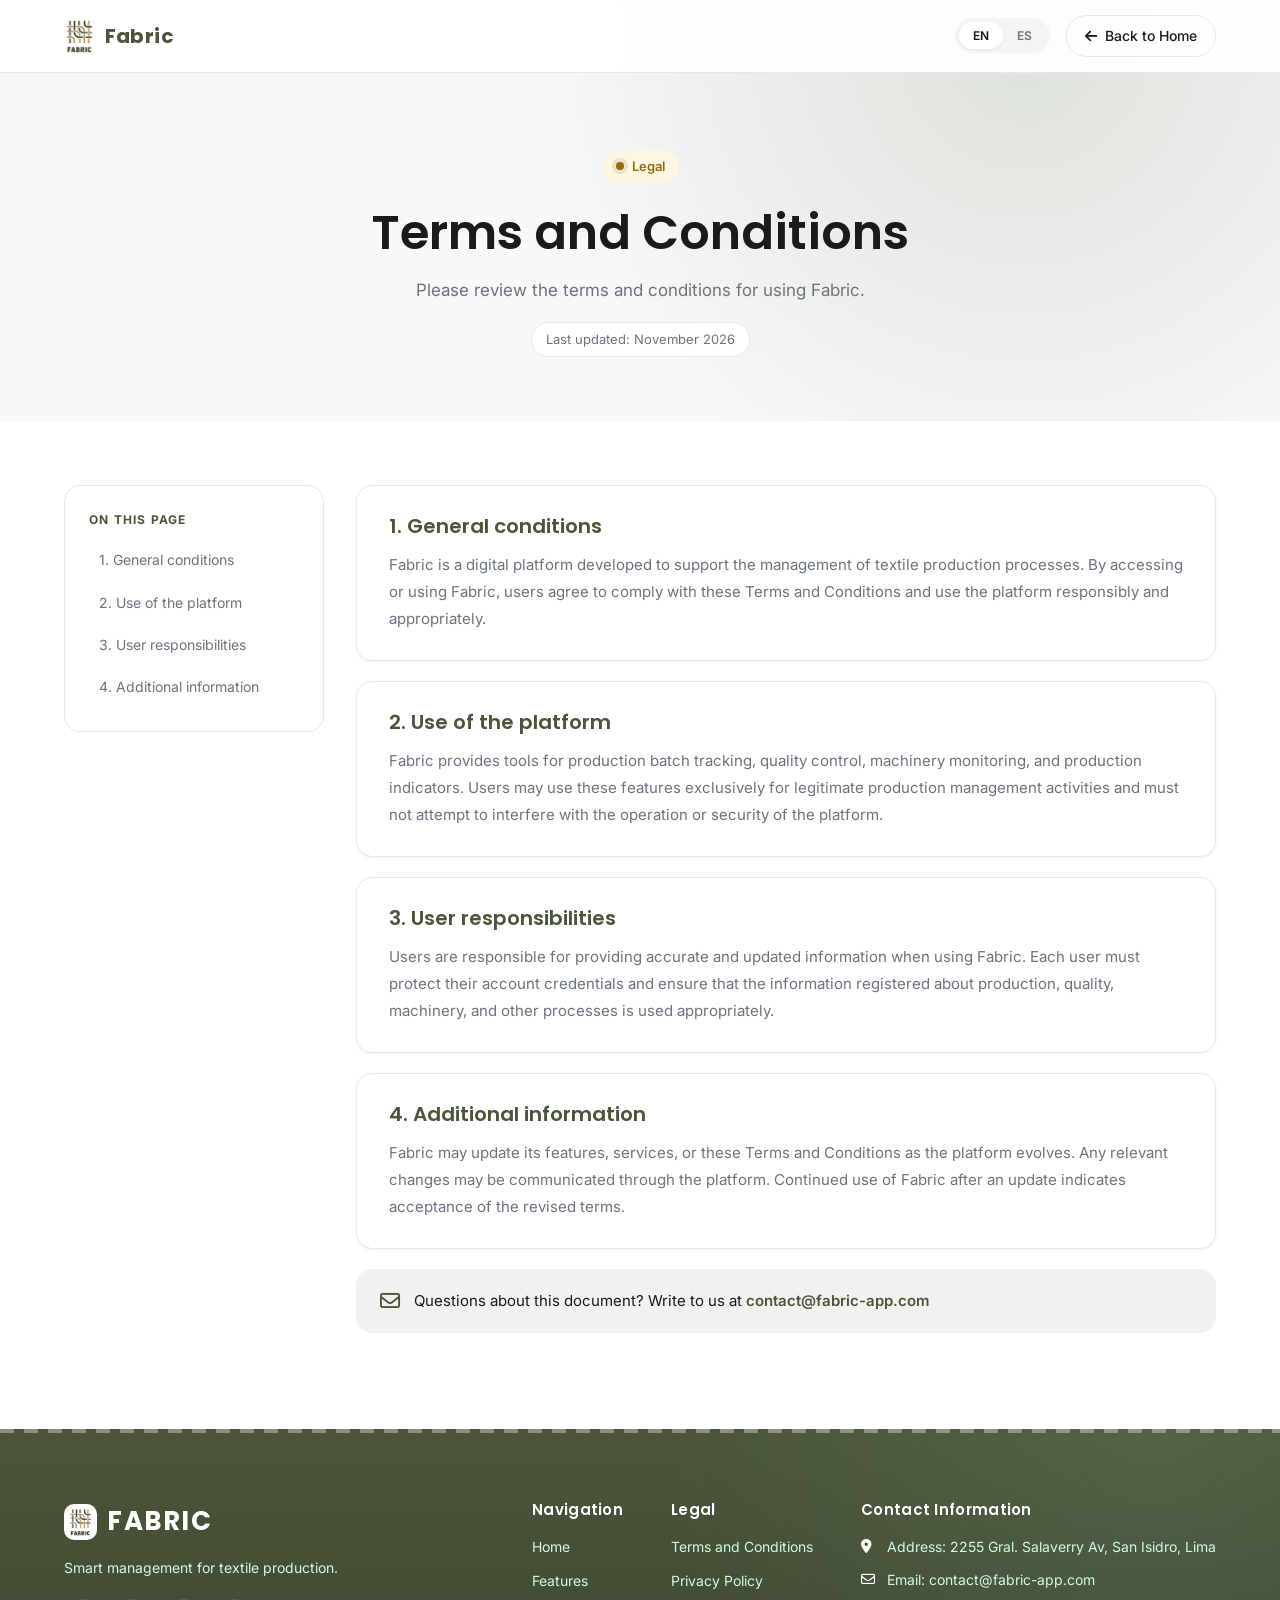
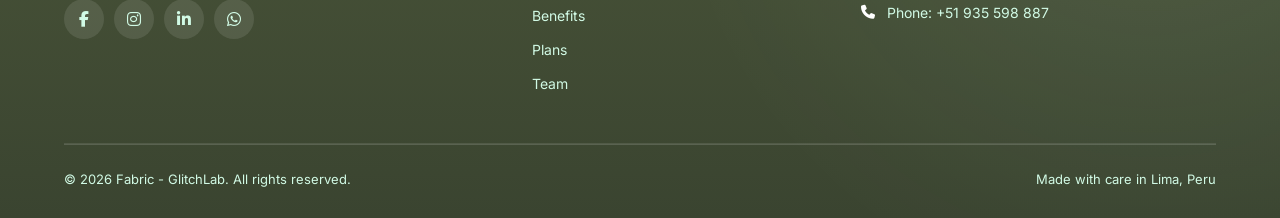
<file: terms.html>
<!DOCTYPE html>
<html lang="en">
<head>
    <meta charset="UTF-8">
    <meta name="viewport" content="width=device-width, initial-scale=1.0">
    <title>Terms and Conditions | Fabric</title>

    <link rel="preconnect" href="https://fonts.googleapis.com">
    <link rel="preconnect" href="https://fonts.gstatic.com" crossorigin>
    <link href="https://fonts.googleapis.com/css2?family=Inter:wght@400;500;600&family=Poppins:wght@600;700&display=swap" rel="stylesheet">
    <link rel="stylesheet" href="https://cdnjs.cloudflare.com/ajax/libs/font-awesome/6.5.1/css/all.min.css">
    <link rel="stylesheet" href="assets/styles/styles.css">
</head>
<body class="legal-page">

<nav class="nav">
    <div class="container nav__inner">
        <a href="index.html" class="nav__logo">
            <img src="assets/images/logo/fabric-logo.png" alt="Fabric Logo">
            <span class="nav__brand">Fabric</span>
        </a>

        <div class="nav__legal-actions">
            <div class="lang-toggle">
                <button class="lang-btn active" data-lang="en">EN</button>
                <button class="lang-btn" data-lang="es">ES</button>
            </div>
            <a href="index.html" class="legal-back"><i class="fa-solid fa-arrow-left" aria-hidden="true"></i> <span data-i18n="legal.back">Back to Home</span></a>
        </div>
    </div>
</nav>

<main>
    <section class="legal-hero">
        <div class="container">
            <span class="hero__badge" data-i18n="legal.badge">Legal</span>
            <h1 data-i18n="terms.title">Terms and Conditions</h1>
            <p data-i18n="terms.subtitle">Please review the terms and conditions for using Fabric.</p>
            <p class="legal-hero__updated" data-i18n="terms.updated">Last updated: November 2026</p>
        </div>
    </section>

    <section class="legal-content">
        <div class="container legal-layout">
            <aside class="legal-toc">
                <p class="legal-toc__title" data-i18n="legal.toc">On this page</p>
                <nav>
                    <a href="#terms-s1" data-i18n="terms.s1.title">1. General conditions</a>
                    <a href="#terms-s2" data-i18n="terms.s2.title">2. Use of the platform</a>
                    <a href="#terms-s3" data-i18n="terms.s3.title">3. User responsibilities</a>
                    <a href="#terms-s4" data-i18n="terms.s4.title">4. Additional information</a>
                </nav>
            </aside>

            <div class="legal-body">
            <article class="legal-item" id="terms-s1">
                <h2 data-i18n="terms.s1.title">1. General conditions</h2>
                <p data-i18n="terms.s1.body">Fabric is a digital platform developed to support the management of textile production processes. By accessing or using Fabric, users agree to comply with these Terms and Conditions and use the platform responsibly and appropriately.</p>
            </article>

            <article class="legal-item" id="terms-s2">
                <h2 data-i18n="terms.s2.title">2. Use of the platform</h2>
                <p data-i18n="terms.s2.body">Fabric provides tools for production batch tracking, quality control, machinery monitoring, and production indicators. Users may use these features exclusively for legitimate production management activities and must not attempt to interfere with the operation or security of the platform.</p>
            </article>

            <article class="legal-item" id="terms-s3">
                <h2 data-i18n="terms.s3.title">3. User responsibilities</h2>
                <p data-i18n="terms.s3.body">Users are responsible for providing accurate and updated information when using Fabric. Each user must protect their account credentials and ensure that the information registered about production, quality, machinery, and other processes is used appropriately.</p>
            </article>

            <article class="legal-item" id="terms-s4">
                <h2 data-i18n="terms.s4.title">4. Additional information</h2>
                <p data-i18n="terms.s4.body">Fabric may update its features, services, or these Terms and Conditions as the platform evolves. Any relevant changes may be communicated through the platform. Continued use of Fabric after an update indicates acceptance of the revised terms.</p>
            </article>

                <div class="legal-note">
                    <i class="fa-regular fa-envelope" aria-hidden="true"></i>
                    <p><span data-i18n="legal.questions">Questions about this document? Write to us at</span> <a href="mailto:contact@fabric-app.com">contact@fabric-app.com</a></p>
                </div>
            </div>
        </div>
    </section>
</main>

<footer class="footer">
    <div class="container">
        <div class="footer__top">
            <div class="footer__brand">
                <a href="index.html" class="footer__logo">
                    <img src="assets/images/logo/fabric-logo.png" alt="Fabric Logo">
                    <span>FABRIC</span>
                </a>
                <p class="footer__tagline" data-i18n="footer.tagline">Smart management for textile production.</p>
                <div class="social-icons">
                    <a href="https://facebook.com" target="_blank" rel="noopener noreferrer" aria-label="Facebook"><i class="fa-brands fa-facebook-f"></i></a>
                    <a href="https://instagram.com" target="_blank" rel="noopener noreferrer" aria-label="Instagram"><i class="fa-brands fa-instagram"></i></a>
                    <a href="https://linkedin.com" target="_blank" rel="noopener noreferrer" aria-label="LinkedIn"><i class="fa-brands fa-linkedin-in"></i></a>
                    <a href="https://wa.me/51935598887" target="_blank" rel="noopener noreferrer" aria-label="WhatsApp"><i class="fa-brands fa-whatsapp"></i></a>
                </div>
            </div>

            <div class="footer__column">
                <h4 data-i18n="footer.navTitle">Navigation</h4>
                <a href="index.html#home" class="footer__link" data-i18n="nav.home">Home</a>
                <a href="index.html#features" class="footer__link" data-i18n="nav.features">Features</a>
                <a href="index.html#benefits" class="footer__link" data-i18n="nav.benefits">Benefits</a>
                <a href="index.html#plans" class="footer__link" data-i18n="nav.plans">Plans</a>
                <a href="index.html#team" class="footer__link" data-i18n="nav.team">Team</a>
            </div>

            <div class="footer__column">
                <h4 data-i18n="footer.legalTitle">Legal</h4>
                <a href="terms.html" class="footer__link" data-i18n="footer.terms">Terms and Conditions</a>
                <a href="privacy-policy.html" class="footer__link" data-i18n="footer.privacy">Privacy Policy</a>
            </div>

            <div class="footer__column footer__contact">
                <h4 data-i18n="footer.contactTitle">Contact Information</h4>
                <p><i class="fa-solid fa-location-dot" aria-hidden="true"></i> <span data-i18n="footer.address">Address: Lima, Peru</span></p>
                <p><i class="fa-regular fa-envelope" aria-hidden="true"></i> <a href="mailto:contact@fabric-app.com" data-i18n="footer.email">Email: contact@fabric-app.com</a></p>
                <p><i class="fa-solid fa-phone" aria-hidden="true"></i> <a href="tel:+51935598887" data-i18n="footer.phone">Phone: +51 935 598 887</a></p>
            </div>
        </div>

        <div class="footer__bottom">
            <p data-i18n="footer.copyright">&copy; 2026 Fabric - GlitchLab. All rights reserved.</p>
            <p class="footer__made" data-i18n="footer.made">Made with care in Lima, Peru</p>
        </div>
    </div>
</footer>

<script src="assets/i18n/en.js"></script>
<script src="assets/i18n/es.js"></script>
<script src="assets/i18n/main.js"></script>
</body>
</html>
</file>
<file: assets/styles/styles.css>
.nav__burger {
    display: flex;
    flex-direction: column;
    justify-content: center;
    gap: 5px;
    width: 32px;
    height: 32px;
    padding: 4px;
    cursor: pointer;
    background: transparent;
    border: none;
}

.nav__burger span {
    display: block;
    height: 2px;
    width: 100%;
    background: var(--main);
    border-radius: 2px;
    transition: transform var(--transition), opacity var(--transition);
}

.nav__burger.is-open span:nth-child(1) {
    transform: translateY(7px) rotate(45deg);
}
.nav__burger.is-open span:nth-child(2) {
    opacity: 0;
}
.nav__burger.is-open span:nth-child(3) {
    transform: translateY(-7px) rotate(-45deg);
}

.nav__mobile {
    display: none;
    flex-direction: column;
    padding: 16px 24px;
    background: var(--white);
    border-top: 1px solid var(--border);
}
.nav__mobile.is-open {
    display: flex;
}

@media (min-width: 768px) {
    .nav__mobile { display: none !important; }
    .nav__burger { display: none; }
}

* { margin: 0; padding: 0; box-sizing: border-box; }

:root {
    --primary: #4A5539;
    --primary-hover: #3d4630;
    --section: #F7F8F9;
    --main: #1A1A1A;
    --graytext: #6B7280;
    --tagbg: #FDF6E3;
    --tagtext: #926C15;
    --white: #FFFFFF;
    --border: #E5E7EB;
    --radius: 12px;
    --radius-lg: 16px;
    --shadow-sm: 0 1px 3px rgba(0,0,0,0.06);
    --shadow-md: 0 4px 12px rgba(0,0,0,0.08);
    --shadow-lg: 0 10px 25px rgba(0,0,0,0.1);
    --transition: 0.25s ease;
}

html { scroll-behavior: smooth; }

body {
    font-family: 'Inter', sans-serif;
    color: var(--main);
    background: var(--white);
    line-height: 1.6;
    -webkit-font-smoothing: antialiased;
}

h1, h2, h3, h4, h5, h6 {
    font-family: 'Poppins', sans-serif;
    font-weight: 600;
    line-height: 1.25;
}

img { max-width: 100%; display: block; }
a { text-decoration: none; color: inherit; }
ul { list-style: none; }
button { font-family: inherit; cursor: pointer; border: none; background: none; }

.container {
    max-width: 1200px;
    margin: 0 auto;
    padding: 0 24px;
}
.container--narrow { max-width: 900px; }

/* Navbar */
.nav {
    position: fixed;
    top: 0;
    width: 100%;
    background: rgba(255,255,255,0.92);
    backdrop-filter: blur(10px);
    border-bottom: 1px solid var(--border);
    z-index: 50;
}

.nav__inner {
    display: flex;
    justify-content: space-between;
    align-items: center;
    height: 80px;
}

.nav__logo img { height: 32px; }

.nav__menu {
    display: none;
    gap: 32px;
    align-items: center;
}

.nav__link {
    font-size: 14px;
    font-weight: 500;
    color: var(--graytext);
    transition: color var(--transition);
}
.nav__link:hover { color: var(--main); }

.nav__actions {
    display: none;
    align-items: center;
    gap: 16px;
}

.nav__burger {
    display: flex;
    flex-direction: column;
    gap: 4px;
    width: 28px;
}
.nav__burger span {
    display: block;
    height: 2px;
    background: var(--graytext);
    border-radius: 2px;
}

.nav__mobile {
    display: none;
    flex-direction: column;
    padding: 16px 24px;
    background: var(--white);
    border-top: 1px solid var(--border);
}
.nav__mobile.is-open { display: flex; }
.nav__mobile-link {
    padding: 12px 0;
    font-weight: 500;
    color: var(--graytext);
}
.nav__mobile-lang {
    display: flex;
    gap: 8px;
    padding-top: 12px;
}

/* Language toggle */
.lang-toggle {
    display: flex;
    align-items: center;
    background: #F3F4F6;
    border-radius: 999px;
    padding: 4px;
}

.lang-btn, .lang-btn-mob {
    font-size: 12px;
    font-weight: 600;
    padding: 6px 14px;
    border-radius: 999px;
    color: var(--graytext);
    transition: all var(--transition);
}
.lang-btn.active {
    background: var(--white);
    color: var(--main);
    box-shadow: var(--shadow-sm);
}
.lang-btn-mob.active {
    background: var(--main);
    color: var(--white);
}
.nav__mobile-controls {
    display: flex;
    align-items: center;
    gap: 12px;
    margin-left: auto;
}

.nav__mobile-top-lang {
    display: flex;
    align-items: center;
    gap: 4px;
}

.nav__mobile-top-lang .lang-btn-mob {
    padding: 6px 10px;
}

.nav__burger {
    display: flex;
    flex-direction: column;
    justify-content: center;
    gap: 5px;
    width: 28px;
    height: 32px;
    padding: 4px;
    flex-shrink: 0;
}
/* Buttons */
.btn {
    display: inline-block;
    font-weight: 500;
    text-align: center;
    border-radius: 10px;
    transition: all var(--transition);
    cursor: pointer;
}
.btn--primary {
    background: var(--primary);
    color: var(--white);
}
.btn--primary:hover {
    background: var(--primary-hover);
    box-shadow: var(--shadow-md);
}
.btn--sm { padding: 10px 20px; font-size: 14px; }
.btn--lg { padding: 16px 32px; font-size: 17px; }
.btn--full { width: 100%; }

/* Hero */
.hero { padding: 128px 0 80px; }
.hero__inner {
    display: flex;
    flex-direction: column;
    gap: 48px;
    align-items: center;
}
.hero__text { flex: 1; }
.hero__title {
    font-size: 42px;
    color: var(--main);
    margin-bottom: 24px;
}
.hero__subtitle {
    font-size: 19px;
    color: var(--graytext);
    margin-bottom: 32px;
    max-width: 520px;
    line-height: 1.7;
}
.hero__media { flex: 1; position: relative; width: 100%; }
.hero__img {
    width: 100%;
    border-radius: var(--radius-lg);
    box-shadow: var(--shadow-lg);
}
.hero__float {
    position: absolute;
    bottom: -24px;
    left: -24px;
    background: var(--white);
    padding: 16px;
    border-radius: 14px;
    box-shadow: var(--shadow-lg);
    border: 1px solid var(--border);
    display: flex;
    align-items: center;
    gap: 12px;
}
.hero__float-icon {
    width: 40px;
    height: 40px;
    background: #DCFCE7;
    color: #16A34A;
    border-radius: 50%;
    display: flex;
    align-items: center;
    justify-content: center;
    font-weight: bold;
    font-size: 18px;
}
.hero__float-label {
    font-size: 12px;
    color: var(--graytext);
    font-weight: 500;
}
.hero__float-value {
    font-size: 14px;
    font-family: 'Poppins', sans-serif;
}

/* Sections */
.section { padding: 80px 0; }
.section--alt { background: var(--section); }

.section__header {
    text-align: center;
    max-width: 720px;
    margin: 0 auto 64px;
}
.section__header--left {
    text-align: left;
    margin-left: 0;
}
.section__title {
    font-size: 34px;
    color: var(--main);
    margin-bottom: 16px;
}
.section__title--lg { font-size: 38px; }
.section__eyebrow {
    font-size: 13px;
    font-weight: 700;
    letter-spacing: 0.15em;
    color: var(--primary);
    text-transform: uppercase;
    margin-bottom: 12px;
}
.section__subtitle {
    font-size: 18px;
    color: var(--graytext);
}

/* Grid */
.grid {
    display: grid;
    gap: 32px;
}
.grid--3 { grid-template-columns: 1fr; }
.grid--4 { grid-template-columns: 1fr; }
.grid--center { text-align: center; }

/* Problem cards */
.card {
    background: var(--white);
    padding: 32px;
    border-radius: var(--radius);
    border: 1px solid var(--border);
    box-shadow: var(--shadow-sm);
    display: flex;
    flex-direction: column;
    height: 100%;
    transition: box-shadow var(--transition);
}
.card:hover { box-shadow: var(--shadow-md); }

.card__icon {
    font-size: 28px;
    width: 48px;
    height: 48px;
    background: #F3F4F6;
    border-radius: 12px;
    display: flex;
    align-items: center;
    justify-content: center;
    margin-bottom: 24px;
}
.card__title {
    font-size: 20px;
    margin-bottom: 8px;
}
.card__quote {
    color: var(--primary);
    font-weight: 500;
    font-style: italic;
    margin-bottom: 24px;
}
.card__list li {
    font-size: 14px;
    color: var(--graytext);
    padding: 6px 0 6px 20px;
    position: relative;
}
.card__list li::before {
    content: "•";
    color: #F87171;
    position: absolute;
    left: 0;
    font-size: 18px;
    line-height: 1;
}

/* Solution cards */
.solution-card {
    border: 1px solid var(--border);
    border-radius: var(--radius-lg);
    padding: 32px;
    display: flex;
    flex-direction: column;
    position: relative;
    transition: border-color var(--transition);
}
.solution-card:hover { border-color: rgba(74,85,57,0.5); }

.solution-card__title {
    font-size: 24px;
    margin-bottom: 24px;
}

.solution-card__body {
    display: flex;
    flex-direction: column;
    gap: 16px;
    flex-grow: 1;
    font-size: 14px;
}
.solution-block {
    padding: 12px;
    border-radius: 10px;
    color: var(--graytext);
}
.solution-block--problem {
    background: #FEF2F2;
    border: 1px solid #FEE2E2;
}
.solution-block--fabric {
    background: #F0FDF4;
    border: 1px solid #DCFCE7;
}
.solution-block__label {
    display: block;
    font-weight: 600;
    margin-bottom: 4px;
    font-size: 12px;
}
.solution-block__label--problem { color: #B91C1C; }
.solution-block__label--fabric { color: var(--primary); }

.solution-card__tag {
    margin-top: 24px;
    padding-top: 16px;
    border-top: 1px solid var(--border);
}
.solution-card__tag span {
    display: block;
    background: var(--tagbg);
    color: var(--tagtext);
    font-family: 'JetBrains Mono', monospace;
    font-size: 12px;
    padding: 10px 12px;
    border-radius: 6px;
    font-weight: 500;
    white-space: nowrap;
    overflow: hidden;
    text-overflow: ellipsis;
}

/* Features */
.feature {
    background: var(--white);
    padding: 24px;
    border-radius: var(--radius);
    border: 1px solid var(--border);
    text-align: center;
    transition: all var(--transition);
}
.feature:hover {
    box-shadow: var(--shadow-md);
    transform: translateY(-4px);
}
.feature__icon {
    font-size: 28px;
    width: 56px;
    height: 56px;
    background: rgba(74,85,57,0.1);
    border-radius: 50%;
    display: flex;
    align-items: center;
    justify-content: center;
    margin: 0 auto 24px;
}
.feature__title {
    font-size: 17px;
    color: var(--main);
}

/* Benefits */
.benefit {
    text-align: center;
}
.benefit__icon {
    font-size: 36px;
    width: 80px;
    height: 80px;
    background: #F0FDF4;
    border-radius: 20px;
    display: flex;
    align-items: center;
    justify-content: center;
    margin: 0 auto 24px;
    transform: rotate(3deg);
}
.benefit__title {
    font-size: 20px;
    margin-bottom: 12px;
}
.benefit__desc {
    font-size: 14px;
    color: var(--graytext);
}

/* Team */
.team {
    display: flex;
    flex-wrap: wrap;
    justify-content: center;
    gap: 32px;
}
.team__member {
    text-align: center;
    display: flex;
    flex-direction: column;
    align-items: center;
}
.team__photo {
    width: 112px;
    height: 112px;
    border-radius: 50%;
    overflow: hidden;
    margin-bottom: 16px;
    border: 4px solid var(--white);
    box-shadow: var(--shadow-md);
}
.team__photo img { width: 100%; height: 100%; object-fit: cover; }
.team__name { font-size: 18px; }
.team__role { font-size: 14px; color: var(--graytext); }

/* Video */
.video {
    position: relative;
    width: 100%;
    aspect-ratio: 16 / 9;
    background: #E5E7EB;
    border-radius: var(--radius-lg);
    overflow: hidden;
    display: flex;
    flex-direction: column;
    align-items: center;
    justify-content: center;
    cursor: pointer;
    border: 1px solid var(--border);
    transition: background var(--transition);
}
.video:hover { background: #D1D5DB; }
.video__play {
    width: 80px;
    height: 80px;
    background: rgba(255,255,255,0.9);
    border-radius: 50%;
    display: flex;
    align-items: center;
    justify-content: center;
    font-size: 32px;
    color: var(--primary);
    margin-bottom: 16px;
    padding-left: 6px;
}
.video__label {
    font-family: 'Poppins', sans-serif;
    font-weight: 700;
    letter-spacing: 0.1em;
    text-transform: uppercase;
    font-size: 14px;
    color: var(--main);
}

.video__frame {
    position: absolute;
    top: 0;
    left: 0;
    width: 100%;
    height: 100%;
    border: 0;
}

.app-screenshots-grid {
    display: grid;
    grid-template-columns: 1fr;
    gap: 32px;
    margin-top: 48px;
}

.screenshot-wrapper {
    display: flex;
    flex-direction: column;
    gap: 16px;
    align-items: center;
}

.screenshot-wrapper h4 {
    font-size: 17px;
    color: var(--primary);
    font-family: 'Poppins', sans-serif;
    font-weight: 600;
}

.app-screenshot {
    width: 100%;
    border-radius: var(--radius-lg);
    box-shadow: var(--shadow-lg);
    border: 1px solid var(--border);
    transition: transform var(--transition);
    object-fit: cover;
}

.app-screenshot:hover {
    transform: translateY(-5px);
}

@media (min-width: 768px) {
    .app-screenshots-grid {
        grid-template-columns: repeat(2, 1fr);
    }
    .screen-alert {
        grid-column: span 2;
        width: 50%;
        margin: 0 auto;
    }
}

@media (min-width: 1024px) {
    .app-screenshots-grid {
        grid-template-columns: repeat(6, 1fr);
        align-items: start;
    }

    .screen-alert {
        width: 100%;
    }

    .screen-dash, .screen-prod {
        grid-column: span 3;
    }

    .screen-qual, .screen-mach, .screen-alert {
        grid-column: span 2;
    }
}

/* CTA */
.cta-banner {
    position: relative;
    overflow: hidden;
    isolation: isolate;
    background:
        radial-gradient(circle at 15% 20%, rgba(255, 255, 255, 0.12), transparent 40%),
        radial-gradient(circle at 85% 85%, rgba(209, 250, 229, 0.14), transparent 45%),
        linear-gradient(135deg, var(--primary) 0%, #5d6b47 55%, var(--primary-hover) 100%);
    color: var(--white);
    padding: 72px 32px;
    border-radius: var(--radius-lg);
    text-align: center;
    box-shadow: 0 20px 45px rgba(74, 85, 57, 0.35);
}
/* Stitched inner border, inspired by a textile seam */
.cta-banner::before {
    content: "";
    position: absolute;
    inset: 14px;
    border: 2px dashed rgba(255, 255, 255, 0.22);
    border-radius: calc(var(--radius-lg) - 6px);
    pointer-events: none;
    z-index: -1;
}
/* Soft decorative glow */
.cta-banner::after {
    content: "";
    position: absolute;
    width: 320px;
    height: 320px;
    right: -110px;
    top: -130px;
    border-radius: 50%;
    background: radial-gradient(circle, rgba(255, 255, 255, 0.16), transparent 70%);
    animation: cta-float 8s ease-in-out infinite;
    pointer-events: none;
    z-index: -1;
}
.cta-banner__eyebrow {
    display: inline-block;
    margin-bottom: 18px;
    padding: 6px 16px;
    border: 1px solid rgba(255, 255, 255, 0.35);
    border-radius: 999px;
    background: rgba(255, 255, 255, 0.1);
    font-size: 13px;
    font-weight: 600;
    letter-spacing: 0.08em;
    text-transform: uppercase;
    color: #D1FAE5;
}
.cta-banner__title {
    font-size: 36px;
    color: var(--white);
    margin-bottom: 16px;
    font-family: 'Poppins', sans-serif;
    font-weight: 600;
}
.cta-banner__subtitle {
    font-size: 18px;
    color: #D1FAE5;
    margin-bottom: 28px;
    max-width: 700px;
    margin-left: auto;
    margin-right: auto;
    line-height: 1.6;
}
.cta-banner__highlights {
    display: flex;
    flex-wrap: wrap;
    justify-content: center;
    gap: 12px 28px;
    margin: 0 auto 36px;
    padding: 0;
    list-style: none;
}
.cta-banner__highlights li {
    display: flex;
    align-items: center;
    gap: 10px;
    font-size: 15px;
    font-weight: 500;
    color: var(--white);
}
.cta-banner__highlights li::before {
    content: "\2713";
    display: grid;
    place-items: center;
    width: 22px;
    height: 22px;
    flex-shrink: 0;
    border-radius: 50%;
    background: rgba(209, 250, 229, 0.2);
    color: #D1FAE5;
    font-size: 12px;
    font-weight: 700;
}
.cta-banner__actions {
    display: flex;
    flex-wrap: wrap;
    justify-content: center;
    gap: 16px;
}
.cta-banner .btn--primary {
    background: var(--white);
    color: var(--primary);
    font-weight: 600;
}
.cta-banner .btn--primary:hover {
    background: #e2e8f0;
    transform: translateY(-2px);
    box-shadow: 0 12px 24px rgba(0, 0, 0, 0.2);
}
.cta-banner__secondary {
    border: 1.5px solid rgba(255, 255, 255, 0.6);
    color: var(--white);
}
.cta-banner__secondary:hover {
    background: rgba(255, 255, 255, 0.12);
    border-color: var(--white);
    transform: translateY(-2px);
}
@keyframes cta-float {
    0%, 100% { transform: translate(0, 0); }
    50% { transform: translate(-30px, 25px); }
}
@media (max-width: 480px) {
    .cta-banner::before { inset: 8px; }
    .cta-banner__actions .btn { width: 100%; }
    .cta-banner__highlights { flex-direction: column; align-items: center; }
}
@media (prefers-reduced-motion: reduce) {
    .cta-banner::after { animation: none; }
    .cta-banner .btn { transition: none; }
}

/* Footer */
.footer {
    background: var(--primary);
    color: var(--white);
    padding: 64px 0 32px;
}

.footer__top {
    display: grid;
    grid-template-columns: 1fr;
    gap: 40px;
    text-align: center;
    padding-bottom: 40px;
}

.footer__logo {
    font-size: 26px;
    font-family: 'Poppins', sans-serif;
    font-weight: 700;
    letter-spacing: 0.05em;
    margin-bottom: 12px;
}
.footer__tagline {
    font-size: 14px;
    color: #D1FAE5;
}

.footer__links {
    display: flex;
    flex-direction: column;
    gap: 12px;
    font-size: 14px;
    font-weight: 500;
}

.footer__link {
    color: #D1FAE5;
    transition: color var(--transition);
}
.footer__link:hover { color: var(--white); }

.footer__contact h4, .footer__social h4 {
    font-family: 'Poppins', sans-serif;
    font-size: 16px;
    margin-bottom: 16px;
    color: var(--white);
    font-weight: 600;
}

.footer__contact p {
    font-size: 14px;
    color: #D1FAE5;
    margin-bottom: 8px;
}

.social-icons {
    display: flex;
    gap: 16px;
    justify-content: center;
}

.social-icons a {
    color: #D1FAE5;
    font-size: 20px;
    transition: color var(--transition), transform var(--transition);
    display: inline-flex;
}

.social-icons a:hover {
    color: var(--white);
    transform: translateY(-3px);
}

.footer__bottom {
    display: flex;
    flex-direction: column;
    align-items: center;
    gap: 12px;
    padding-top: 24px;
    border-top: 1px solid rgba(255,255,255,0.1);
    font-size: 14px;
    color: #D1FAE5;
}

@media (min-width: 640px) {
    .grid--4 { grid-template-columns: repeat(2, 1fr); }
}

@media (min-width: 768px) {
    .nav__menu { display: flex; }
    .nav__actions { display: flex; }
    .nav__mobile-controls {display: none;}
    .nav__mobile {display: none !important;}

    .hero { padding: 160px 0 112px; }
    .hero__inner { flex-direction: row; gap: 64px; }
    .hero__title { font-size: 54px; }

    .grid--3 { grid-template-columns: repeat(3, 1fr); }
    .grid--4 { grid-template-columns: repeat(4, 1fr); }

    .section__title { font-size: 38px; }
    .section__title--lg { font-size: 42px; }

    .feature { text-align: left; }
    .feature__icon { margin: 0 0 24px 0; }

    .footer__top {
        grid-template-columns: repeat(4, 1fr);
        text-align: left;
    }
    .footer__links {
        align-items: flex-start;
    }
    .social-icons {
        justify-content: flex-start;
    }
    .footer__bottom {
        flex-direction: row;
        justify-content: space-between;
    }
}

@media (min-width: 1024px) {
    .hero__title { font-size: 60px; }
}

.about-team {
    position: relative;
    width: 100%;
    aspect-ratio: 16 / 9;
    background: #E5E7EB;
    border-radius: var(--radius-lg);
    overflow: hidden;
    display: flex;
    flex-direction: column;
    align-items: center;
    justify-content: center;
    cursor: pointer;
    border: 1px solid var(--border);
    transition: background var(--transition);
}

.about-team:hover {
    background: #D1D5DB;
}

.about-team__icon {
    width: 80px;
    height: 80px;
    background: rgba(255, 255, 255, 0.9);
    border-radius: 50%;
    display: flex;
    align-items: center;
    justify-content: center;
    font-size: 32px;
    margin-bottom: 16px;
}

.about-team__label {
    font-family: 'Poppins', sans-serif;
    font-weight: 700;
    letter-spacing: 0.1em;
    text-transform: uppercase;
    font-size: 14px;
    color: var(--main);
}

.plan {
    position: relative;
    background: var(--white);
    padding: 32px;
    border-radius: var(--radius-lg);
    border: 1px solid var(--border);
    box-shadow: var(--shadow-sm);
    display: flex;
    flex-direction: column;
    height: 100%;
    transition: box-shadow var(--transition), border-color var(--transition);
}
.plan:hover {
    box-shadow: var(--shadow-md);
}
.plan--featured {
    border-color: var(--primary);
    box-shadow: var(--shadow-lg);
}

.plan__badge {
    position: absolute;
    top: -14px;
    left: 50%;
    transform: translateX(-50%);
    background: var(--primary);
    color: var(--white);
    font-size: 11px;
    font-weight: 700;
    letter-spacing: 0.08em;
    text-transform: uppercase;
    padding: 6px 16px;
    border-radius: 999px;
    white-space: nowrap;
}

.plan__name {
    font-size: 22px;
    margin-bottom: 8px;
}

.plan__desc {
    font-size: 14px;
    color: var(--graytext);
    margin-bottom: 24px;
    min-height: 42px;
}

.plan__price {
    display: flex;
    align-items: baseline;
    gap: 6px;
    margin-bottom: 24px;
    padding-bottom: 24px;
    border-bottom: 1px solid var(--border);
}
.plan__price-amount {
    font-family: 'Poppins', sans-serif;
    font-size: 32px;
    font-weight: 600;
    color: var(--main);
}
.plan__price-period {
    font-size: 14px;
    color: var(--graytext);
}

.plan__features {
    flex-grow: 1;
    margin-bottom: 32px;
}
.plan__features li {
    font-size: 14px;
    color: var(--graytext);
    padding: 8px 0 8px 28px;
    position: relative;
}
.plan__features li::before {
    content: "✓";
    color: var(--primary);
    font-weight: 700;
    position: absolute;
    left: 0;
}

.footer {
    background: var(--primary);
    color: var(--white);
    padding: 48px 0;
}

.footer__top {
    display: flex;
    flex-direction: column;
    gap: 32px;
    align-items: center;
    text-align: center;
    padding-bottom: 32px;
    border-bottom: 1px solid rgba(255,255,255,0.1);
}

.footer__brand { flex: 1; }
.footer__logo {
    font-size: 26px;
    font-family: 'Poppins', sans-serif;
    font-weight: 700;
    letter-spacing: 0.05em;
    margin-bottom: 8px;
}
.footer__tagline {
    font-size: 14px;
    color: #D1FAE5;
}

.footer__links {
    display: flex;
    justify-content: center;
    gap: 12px;
    font-size: 14px;
    font-weight: 500;
    color: #D1FAE5;
    flex-wrap: wrap;
}
.footer__link {
    color: #D1FAE5;
    transition: color var(--transition);
}
.footer__link:hover { color: var(--white); }

.footer__legal {
    display: flex;
    flex-direction: column;
    align-items: center;
    gap: 8px;
    font-size: 14px;
    color: #D1FAE5;
}
.terms-header {
    background: var(--white);
    border-bottom: 1px solid var(--border);
}

.terms-header__content {
    height: 80px;
    display: flex;
    align-items: center;
    justify-content: space-between;
}

.terms-header__logo {
    height: 42px;
    width: auto;
}

.terms-header__back {
    font-size: 14px;
    font-weight: 500;
    color: var(--graytext);
    transition: color var(--transition);
}

.terms-header__back:hover {
    color: var(--primary);
}

.terms-title {
    padding: 40px 0 32px;
    border-bottom: 1px solid var(--border);
    background: var(--white);
}

.terms-title h1 {
    font-size: 34px;
    color: var(--main);
    margin-bottom: 6px;
}

.terms-title p {
    font-size: 15px;
    color: var(--graytext);
}

.terms-content {
    padding: 36px 0 64px;
    background: var(--white);
    min-height: 420px;
}

.terms-item {
    margin-bottom: 36px;
}

.terms-item:last-child {
    margin-bottom: 0;
}

.terms-item h2 {
    font-family: 'Inter', sans-serif;
    font-size: 19px;
    font-weight: 500;
    color: var(--main);
    margin-bottom: 12px;
}

.terms-item p {
    max-width: 1100px;
    font-size: 14px;
    line-height: 1.6;
    color: #404040;
}

@media (max-width: 767px) {
    .terms-header__content {
        height: 64px;
        padding-left: 20px;
        padding-right: 20px;
    }

    .terms-header__logo {
        height: 30px;
        width: auto;
    }

    .terms-header__back {
        font-size: 13px;
        white-space: nowrap;
    }

    .terms-title {
        padding: 32px 0 28px;
    }

    .terms-title .container {
        padding-left: 20px;
        padding-right: 20px;
    }

    .terms-title h1 {
        font-size: 27px;
        line-height: 1.2;
        margin-bottom: 10px;
    }

    .terms-title p {
        font-size: 14px;
        line-height: 1.5;
        max-width: 320px;
    }

    .terms-content {
        padding: 32px 0 48px;
        min-height: auto;
    }

    .terms-content .container {
        padding-left: 20px;
        padding-right: 20px;
    }

    .terms-item {
        margin-bottom: 32px;
    }

    .terms-item h2 {
        font-size: 17px;
        line-height: 1.35;
        margin-bottom: 10px;
    }

    .terms-item p {
        max-width: 100%;
        font-size: 14px;
        line-height: 1.7;
    }

    .terms-content + .footer {
        margin-top: 0;
    }
}

@media (max-width: 480px) {
    .terms-header__content {
        height: 60px;
        padding-left: 16px;
        padding-right: 16px;
    }

    .terms-header__logo {
        height: 27px;
    }

    .terms-header__back {
        font-size: 12px;
    }

    .terms-title {
        padding: 28px 0 24px;
    }

    .terms-title .container,
    .terms-content .container {
        padding-left: 18px;
        padding-right: 18px;
    }

    .terms-title h1 {
        font-size: 25px;
    }

    .terms-title p {
        font-size: 13px;
    }

    .terms-content {
        padding-top: 28px;
        padding-bottom: 40px;
    }

    .terms-item {
        margin-bottom: 28px;
    }

    .terms-item h2 {
        font-size: 16px;
    }

    .terms-item p {
        font-size: 13px;
        line-height: 1.65;
    }

    .terms-content + .footer {
        padding-top: 36px;
        padding-bottom: 36px;
    }

    .terms-content + .footer .footer__top {
        gap: 24px;
        padding-bottom: 24px;
    }

    .terms-content + .footer .footer__links {
        gap: 8px;
        font-size: 13px;
    }

    .terms-content + .footer .footer__legal {
        font-size: 13px;
    }
}

@media (min-width: 640px) {
    .grid--4 { grid-template-columns: repeat(2, 1fr); }
    .form-row { flex-direction: row; }
    .form-row .form-group { flex: 1; }
}

@media (min-width: 768px) {
    .nav__menu { display: flex; }
    .nav__actions { display: flex; }
    .nav__mobile-controls {display: none;}
    .nav__mobile {display: none !important;}

    .hero { padding: 160px 0 112px; }
    .hero__inner {
        flex-direction: row;
        gap: 64px;
    }
    .hero__title { font-size: 54px; }

    .grid--3 { grid-template-columns: repeat(3, 1fr); }
    .grid--4 { grid-template-columns: repeat(4, 1fr); }

    .section__title { font-size: 38px; }
    .section__title--lg { font-size: 42px; }

    .feature { text-align: left; }
    .feature__icon { margin: 0 0 24px 0; }

    .demo { flex-direction: row; gap: 64px; }
    .demo__text { text-align: left; }

    .footer__top {
        flex-direction: row;
        text-align: left;
        justify-content: space-between;
    }
    .footer__brand { flex: 1; text-align: left; }
    .footer__links { flex: 1; justify-content: center; }
    .footer__legal { flex: 1; align-items: flex-end; }
}


@media (min-width: 1024px) {
    .hero__title { font-size: 60px; }
}

.about-team {
    position: relative;
    width: 100%;
    aspect-ratio: 16 / 9;
    background: #E5E7EB;
    border-radius: var(--radius-lg);
    overflow: hidden;
    display: flex;
    flex-direction: column;
    align-items: center;
    justify-content: center;
    cursor: pointer;
    border: 1px solid var(--border);
    transition: background var(--transition);
}

.about-team:hover {
    background: #D1D5DB;
}

.about-team__icon {
    width: 80px;
    height: 80px;
    background: rgba(255, 255, 255, 0.9);
    border-radius: 50%;
    display: flex;
    align-items: center;
    justify-content: center;
    font-size: 32px;
    margin-bottom: 16px;
}

.about-team__label {
    font-family: 'Poppins', sans-serif;
    font-weight: 700;
    letter-spacing: 0.1em;
    text-transform: uppercase;
    font-size: 14px;
    color: var(--main);
}

/* Plan purchase confirmation */
.plan__buy {
    width: 100%;
    cursor: pointer;
    font: inherit;
}

.plan-success {
    position: fixed;
    inset: 0;
    z-index: 999999;
    display: flex;
    align-items: center;
    justify-content: center;
    padding: 20px;
    background: rgba(10, 15, 25, 0.55);
    backdrop-filter: blur(5px);
    -webkit-backdrop-filter: blur(5px);
}

.plan-success[hidden] {
    display: none !important;
}

.plan-success__box {
    position: relative;
    box-sizing: border-box;
    width: 100%;
    max-width: 420px;
    padding: 38px 28px 30px;
    text-align: center;
    color: #1f2937;
    background: rgba(255, 255, 255, 0.96);
    border: 1px solid rgba(255, 255, 255, 0.8);
    border-radius: 20px;
    box-shadow: 0 24px 70px rgba(0, 0, 0, 0.25);
    animation: planPopupIn 0.25s ease-out;
}

.plan-success__x {
    position: absolute;
    top: 12px;
    right: 15px;
    display: flex;
    align-items: center;
    justify-content: center;
    width: 34px;
    height: 34px;
    padding: 0;
    color: #6b7280;
    background: transparent;
    border: none;
    border-radius: 50%;
    font-size: 28px;
    line-height: 1;
    cursor: pointer;
}

.plan-success__x:hover {
    color: #111827;
    background: #f3f4f6;
}

.plan-success__check {
    display: flex;
    align-items: center;
    justify-content: center;
    width: 72px;
    height: 72px;
    margin: 0 auto 20px;
    color: #16a34a;
    background: rgba(34, 197, 94, 0.12);
    border: 2px solid #22c55e;
    border-radius: 50%;
    font-size: 44px;
    font-weight: 700;
}

.plan-success__box h2 {
    margin: 0 0 12px;
    color: #111827;
    font-size: 25px;
    line-height: 1.3;
}

.plan-success__box p {
    margin: 0 0 26px;
    color: #4b5563;
    font-size: 15px;
    line-height: 1.7;
}

.plan-success__close {
    min-width: 130px;
    padding: 12px 24px;
    cursor: pointer;
}

@keyframes planPopupIn {
    from {
        opacity: 0;
        transform: translateY(12px) scale(0.96);
    }

    to {
        opacity: 1;
        transform: translateY(0) scale(1);
    }
}

@media (max-width: 480px) {
    .plan-success {
        padding: 18px;
    }

    .plan-success__box {
        padding: 36px 22px 26px;
    }

    .plan-success__box h2 {
        font-size: 22px;
    }
}
/* Responsive finishing: landing page, CTA, team and contact footer */
html { scroll-padding-top: 84px; }
.container { width: 100%; }
.hero__inner { align-items: center; }
.hero__media, .hero__text { min-width: 0; }
.cta-banner { width: 100%; padding: clamp(28px, 5vw, 64px) clamp(18px, 4vw, 32px); }
.cta-banner__title { font-size: clamp(24px, 4vw, 36px); overflow-wrap: anywhere; }
.cta-banner__subtitle { font-size: clamp(15px, 2vw, 18px); }
.footer__top { align-items: start; }
.footer__contact a { overflow-wrap: anywhere; }
.social-icons { display: flex; flex-wrap: wrap; gap: 12px; }
.social-icons a { flex: 0 0 auto; }
.team__member, .plan, .feature-card, .benefit-card { min-width: 0; }

@media (max-width: 767px) {
    .container { padding-left: 18px; padding-right: 18px; }
    .hero { padding: 104px 0 48px; }
    .hero__inner { flex-direction: column; gap: 28px; }
    .hero__text, .hero__media { width: 100%; }
    .hero__title { font-size: clamp(30px, 8vw, 42px); line-height: 1.15; }
    .hero__subtitle { font-size: 16px; }
    .hero__img { width: 100%; height: auto; object-fit: contain; }
    .section { padding-top: 52px; padding-bottom: 52px; }
    .section__title { font-size: clamp(25px, 6vw, 34px); }
    .section__subtitle { font-size: 15px; }
    .cta-banner { border-radius: 12px; }
    .cta-banner .btn { max-width: 100%; white-space: normal; }
    .footer__top { grid-template-columns: repeat(2, minmax(0, 1fr)); gap: 28px 20px; }
    .footer__brand, .footer__contact { min-width: 0; }
    .footer__bottom { flex-wrap: wrap; gap: 12px; text-align: center; }
}
@media (max-width: 480px) {
    .container { padding-left: 16px; padding-right: 16px; }
    .hero { padding-top: 92px; }
    .hero__title { font-size: 30px; }
    .btn--lg { padding: 13px 18px; font-size: 14px; }
    .footer__top { grid-template-columns: minmax(0, 1fr); }
    .footer__links { display: flex; flex-wrap: wrap; gap: 10px 16px; }
    .footer__contact p { overflow-wrap: anywhere; }
    .team { grid-template-columns: repeat(2, minmax(0, 1fr)); gap: 22px 14px; }
    .team__photo img { max-width: 100%; height: auto; }
}

/* Mobile footer alignment fix */
@media (max-width: 767px) {
    .footer {
        padding: 42px 0 28px;
    }

    .footer__top {
        display: grid;
        grid-template-columns: minmax(0, 1fr);
        justify-items: center;
        align-items: start;
        gap: 28px;
        text-align: center;
    }

    .footer__brand,
    .footer__links,
    .footer__contact,
    .footer__social {
        width: 100%;
        min-width: 0;
        text-align: center;
    }

    .footer__links {
        display: flex;
        flex-direction: column;
        align-items: flex-start;
        gap: 12px;
    }

    .footer__links a {
        text-decoration: none;
    }

    .footer__contact p {
        display: flex;
        justify-content: center;
        align-items: baseline;
        flex-wrap: wrap;
        gap: 4px;
        line-height: 1.6;
        overflow-wrap: anywhere;
    }

    .footer__contact p a {
        overflow-wrap: anywhere;
    }

    .social-icons {
        justify-content: center;
        align-items: center;
        gap: 16px;
    }

    .footer__bottom {
        display: flex;
        flex-direction: column;
        align-items: center;
        justify-content: center;
        gap: 10px;
        text-align: center;
    }

    .footer__bottom p {
        margin: 0;
    }
}

/* =====================================================================
   Visual enhancements (sections, header, footer, legal pages, reveal)
   ===================================================================== */
:root {
    --primary-soft: rgba(74, 85, 57, 0.08);
    --primary-light: #6B7A52;
    --mint: #D1FAE5;
    --shadow-xl: 0 24px 50px rgba(26, 26, 26, 0.12);
}

/* ---------- Reveal on scroll (enabled by main.js) ---------- */
.js .reveal {
    opacity: 0;
    transform: translateY(28px);
    transition: opacity 0.7s ease, transform 0.7s cubic-bezier(0.22, 1, 0.36, 1);
    will-change: opacity, transform;
}
.js .reveal.is-visible {
    opacity: 1;
    transform: none;
}
@media (prefers-reduced-motion: reduce) {
    .js .reveal { opacity: 1; transform: none; transition: none; }
}

/* ---------- Header ---------- */
.nav {
    transition: box-shadow var(--transition), background var(--transition);
}
.nav--scrolled {
    background: rgba(255, 255, 255, 0.97);
    box-shadow: 0 8px 24px rgba(26, 26, 26, 0.06);
}
.nav__inner { height: 72px; gap: 24px; }
.nav__logo {
    display: flex;
    align-items: center;
    gap: 10px;
    flex-shrink: 0;
}
.nav__logo img { height: 34px; width: auto; }
.nav__brand {
    font-family: 'Poppins', sans-serif;
    font-weight: 700;
    font-size: 20px;
    letter-spacing: 0.02em;
    color: var(--primary);
}
.nav__menu {
    gap: 4px;
    padding: 4px;
    border-radius: 999px;
    background: rgba(243, 244, 246, 0.8);
}
.nav__link {
    position: relative;
    padding: 8px 14px;
    border-radius: 999px;
    transition: color var(--transition), background var(--transition);
}
.nav__link:hover { color: var(--primary); background: rgba(255, 255, 255, 0.8); }
.nav__link.is-active {
    color: var(--white);
    background: var(--primary);
}
.nav__actions .btn--sm { border-radius: 999px; padding: 10px 22px; }
.nav__mobile { gap: 4px; padding: 12px 18px 20px; box-shadow: 0 16px 30px rgba(0, 0, 0, 0.08); }
.nav__mobile-link {
    padding: 12px 14px;
    border-radius: 10px;
}
.nav__mobile-link.is-active,
.nav__mobile-link:hover { background: var(--primary-soft); color: var(--primary); }
.nav__mobile-cta { margin-top: 10px; padding: 14px; }
.nav__burger span { transition: transform var(--transition), opacity var(--transition); }
.nav__burger.is-open span:nth-child(1) { transform: translateY(7px) rotate(45deg); }
.nav__burger.is-open span:nth-child(2) { opacity: 0; }
.nav__burger.is-open span:nth-child(3) { transform: translateY(-7px) rotate(-45deg); }
@media (min-width: 768px) and (max-width: 1100px) {
    .nav__link { padding: 8px 9px; font-size: 13px; }
    .nav__brand { display: none; }
}

/* ---------- Buttons ---------- */
.btn { border-radius: 12px; }
.btn--primary:hover { transform: translateY(-2px); }
.btn--ghost {
    border: 1.5px solid var(--border);
    color: var(--main);
    background: var(--white);
}
.btn--ghost:hover {
    border-color: var(--primary);
    color: var(--primary);
    transform: translateY(-2px);
}

/* ---------- Hero ---------- */
.hero {
    position: relative;
    overflow: hidden;
    background:
        radial-gradient(circle at 85% 15%, rgba(107, 122, 82, 0.16), transparent 40%),
        radial-gradient(circle at 5% 90%, rgba(209, 250, 229, 0.5), transparent 35%),
        var(--white);
}
.hero::before {
    content: "";
    position: absolute;
    inset: 0;
    background-image:
        linear-gradient(rgba(74, 85, 57, 0.05) 1px, transparent 1px),
        linear-gradient(90deg, rgba(74, 85, 57, 0.05) 1px, transparent 1px);
    background-size: 44px 44px;
    mask-image: linear-gradient(180deg, #000 0%, transparent 85%);
    -webkit-mask-image: linear-gradient(180deg, #000 0%, transparent 85%);
    pointer-events: none;
}
.hero__inner { position: relative; }
.hero__badge {
    display: inline-flex;
    align-items: center;
    gap: 8px;
    margin-bottom: 20px;
    padding: 6px 14px;
    border-radius: 999px;
    background: var(--tagbg);
    color: var(--tagtext);
    font-size: 13px;
    font-weight: 600;
}
.hero__badge::before {
    content: "";
    width: 8px;
    height: 8px;
    border-radius: 50%;
    background: currentColor;
    box-shadow: 0 0 0 4px rgba(146, 108, 21, 0.15);
}
.hero__title { line-height: 1.1; letter-spacing: -0.02em; }
.hero__actions { display: flex; flex-wrap: wrap; gap: 14px; margin-bottom: 28px; }
.hero__highlights {
    display: flex;
    flex-wrap: wrap;
    gap: 10px 22px;
    padding: 0;
    list-style: none;
}
.hero__highlights li {
    display: flex;
    align-items: center;
    gap: 8px;
    font-size: 14px;
    font-weight: 500;
    color: var(--graytext);
}
.hero__highlights li::before {
    content: "\2713";
    display: grid;
    place-items: center;
    width: 20px;
    height: 20px;
    border-radius: 50%;
    background: var(--primary-soft);
    color: var(--primary);
    font-size: 11px;
    font-weight: 700;
}
.hero__img {
    border-radius: 20px;
    box-shadow: var(--shadow-xl);
}
.hero__media::before {
    content: "";
    position: absolute;
    inset: 18px -18px -18px 18px;
    border-radius: 20px;
    border: 2px dashed rgba(74, 85, 57, 0.25);
    z-index: -1;
}
.hero__float {
    left: -20px;
    bottom: -22px;
    animation: hero-float 5s ease-in-out infinite;
}
.hero__float-label { margin: 0; }
.hero__float-value { margin: 0; color: var(--main); }
@media (max-width: 767px) {
    .hero__media::before { inset: 12px -8px -12px 8px; }
}
@keyframes hero-float {
    0%, 100% { transform: translateY(0); }
    50% { transform: translateY(-8px); }
}

/* ---------- Section headers ---------- */
.section { position: relative; }
.section__title { letter-spacing: -0.01em; }
.section__header .section__title::after {
    content: "";
    display: block;
    width: 56px;
    height: 4px;
    margin: 16px auto 0;
    border-radius: 999px;
    background: linear-gradient(90deg, var(--primary), #A3B18A);
}
.section__header .section__title--lg::after { display: none; }
.section__eyebrow {
    display: inline-block;
    padding: 6px 14px;
    border-radius: 999px;
    background: var(--primary-soft);
}

/* ---------- Problem cards ---------- */
.card {
    position: relative;
    overflow: hidden;
    border-radius: var(--radius-lg);
    transition: transform var(--transition), box-shadow var(--transition);
}
.card::before {
    content: "";
    position: absolute;
    top: 0;
    left: 0;
    right: 0;
    height: 4px;
    background: linear-gradient(90deg, #F87171, #FBBF24);
}
.card:hover { transform: translateY(-6px); box-shadow: var(--shadow-lg); }
.card__icon {
    width: 56px;
    height: 56px;
    border-radius: 16px;
    background: linear-gradient(135deg, #FEF3C7, #FEE2E2);
}
.card__icon-img, .feature__icon-img, .benefit__icon-img { width: 28px; height: 28px; object-fit: contain; }
.card__quote {
    padding: 10px 14px;
    border-left: 3px solid var(--primary);
    border-radius: 0 8px 8px 0;
    background: var(--primary-soft);
}

/* ---------- Solution cards ---------- */
.solution-card {
    background: var(--white);
    box-shadow: var(--shadow-sm);
    transition: transform var(--transition), box-shadow var(--transition), border-color var(--transition);
}
.solution-card:hover {
    transform: translateY(-6px);
    box-shadow: var(--shadow-lg);
}
.solution-card__number {
    position: absolute;
    top: 20px;
    right: 24px;
    font-family: 'Poppins', sans-serif;
    font-size: 40px;
    font-weight: 700;
    line-height: 1;
    color: rgba(74, 85, 57, 0.12);
}
.solution-card__title { padding-right: 56px; }
.solution-block { position: relative; padding-left: 16px; }
.solution-block--fabric { box-shadow: inset 4px 0 0 var(--primary); }
.solution-block--problem { box-shadow: inset 4px 0 0 #F87171; }

/* ---------- Features ---------- */
.feature {
    position: relative;
    padding: 28px;
    border-radius: var(--radius-lg);
    overflow: hidden;
}
.feature::after {
    content: "";
    position: absolute;
    left: 0;
    bottom: 0;
    height: 3px;
    width: 0;
    background: var(--primary);
    transition: width 0.4s ease;
}
.feature:hover::after { width: 100%; }
.feature:hover { transform: translateY(-6px); box-shadow: var(--shadow-lg); }
.feature__icon {
    border-radius: 16px;
    background: linear-gradient(135deg, rgba(74, 85, 57, 0.14), rgba(209, 250, 229, 0.7));
    transition: transform var(--transition);
}
.feature:hover .feature__icon { transform: scale(1.08) rotate(-4deg); }

/* ---------- Benefits ---------- */
.benefit {
    padding: 36px 28px;
    border-radius: var(--radius-lg);
    background: var(--white);
    border: 1px solid var(--border);
    box-shadow: var(--shadow-sm);
    transition: transform var(--transition), box-shadow var(--transition);
}
.benefit:hover { transform: translateY(-6px); box-shadow: var(--shadow-lg); }
.benefit__icon {
    background: linear-gradient(135deg, #F0FDF4, #DCFCE7);
    box-shadow: 0 10px 20px rgba(74, 85, 57, 0.12);
    transition: transform var(--transition);
}
.benefit:hover .benefit__icon { transform: rotate(0deg) scale(1.06); }
.benefit__desc { line-height: 1.7; }

/* ---------- Screenshots ---------- */
.screenshot-wrapper h4 {
    padding: 6px 14px;
    border-radius: 999px;
    background: var(--white);
    border: 1px solid var(--border);
    font-size: 14px;
}
.browser-frame {
    width: 100%;
    padding-top: 28px;
    position: relative;
    border-radius: 14px;
    background: #F3F4F6;
    border: 1px solid var(--border);
    box-shadow: var(--shadow-lg);
    overflow: hidden;
    transition: transform var(--transition), box-shadow var(--transition);
}
.browser-frame::before {
    content: "";
    position: absolute;
    top: 10px;
    left: 14px;
    width: 9px;
    height: 9px;
    border-radius: 50%;
    background: #F87171;
    box-shadow: 15px 0 0 #FBBF24, 30px 0 0 #34D399;
}
.browser-frame .app-screenshot {
    display: block;
    border: none;
    border-radius: 0;
    box-shadow: none;
}
.browser-frame:hover { transform: translateY(-6px); box-shadow: var(--shadow-xl); }
.browser-frame .app-screenshot:hover { transform: none; }

/* ---------- Video and About the Team placeholders ---------- */
.video, .about-team {
    border: none;
    background:
        radial-gradient(circle at 30% 30%, rgba(209, 250, 229, 0.25), transparent 50%),
        linear-gradient(135deg, var(--primary) 0%, #2F3725 100%);
    box-shadow: var(--shadow-xl);
}
.video:hover, .about-team:hover {
    background:
        radial-gradient(circle at 30% 30%, rgba(209, 250, 229, 0.3), transparent 55%),
        linear-gradient(135deg, var(--primary-light) 0%, #2F3725 100%);
}
.video__label, .about-team__label { color: var(--white); }
.video__play, .about-team__icon {
    position: relative;
    color: var(--primary);
    transition: transform var(--transition);
}
.video__play::after, .about-team__icon::after {
    content: "";
    position: absolute;
    inset: 0;
    border-radius: 50%;
    border: 2px solid rgba(255, 255, 255, 0.7);
    animation: play-pulse 2.2s ease-out infinite;
}
.video:hover .video__play, .about-team:hover .about-team__icon { transform: scale(1.08); }
@keyframes play-pulse {
    from { transform: scale(1); opacity: 1; }
    to { transform: scale(1.6); opacity: 0; }
}
.about-team-wrapper { margin-top: 96px; padding: 0; }

/* ---------- Plans ---------- */
.plan { transition: transform var(--transition), box-shadow var(--transition); }
.plan:hover { transform: translateY(-6px); box-shadow: var(--shadow-lg); }
.plan--featured {
    border: 2px solid var(--primary);
    background:
        linear-gradient(180deg, rgba(74, 85, 57, 0.06) 0%, var(--white) 35%);
}
@media (min-width: 768px) {
    .plan--featured { transform: scale(1.04); }
    .plan--featured:hover { transform: scale(1.04) translateY(-6px); }
}

/* ---------- Team ---------- */
.team { gap: 24px; }
.team__member {
    width: 200px;
    padding: 28px 20px;
    border-radius: var(--radius-lg);
    background: var(--white);
    border: 1px solid var(--border);
    box-shadow: var(--shadow-sm);
    transition: transform var(--transition), box-shadow var(--transition);
}
.team__member:hover { transform: translateY(-6px); box-shadow: var(--shadow-lg); }
.team__photo {
    border: none;
    padding: 4px;
    background: linear-gradient(135deg, var(--primary), #A3B18A);
}
.team__photo img { border-radius: 50%; }
.team__role {
    margin-top: 6px;
    padding: 4px 12px;
    border-radius: 999px;
    background: var(--primary-soft);
    color: var(--primary);
    font-size: 13px;
    font-weight: 500;
}
@media (max-width: 480px) {
    .team { display: grid; }
    .team__member { width: auto; padding: 22px 12px; }
}

/* ---------- Footer ---------- */
.footer {
    position: relative;
    background:
        radial-gradient(circle at 90% 0%, rgba(209, 250, 229, 0.08), transparent 40%),
        linear-gradient(180deg, var(--primary) 0%, #3A4430 100%);
    padding: 72px 0 28px;
}
.footer::before {
    content: "";
    position: absolute;
    top: 0;
    left: 0;
    right: 0;
    height: 4px;
    background: repeating-linear-gradient(90deg, rgba(255, 255, 255, 0.35) 0 14px, transparent 14px 24px);
}
.footer__top {
    grid-template-columns: 1fr;
    gap: 36px;
    text-align: left;
    padding-bottom: 48px;
}
.footer__logo {
    display: inline-flex;
    align-items: center;
    gap: 10px;
    margin-bottom: 14px;
    color: var(--white);
}
.footer__logo img {
    height: 36px;
    width: auto;
    padding: 4px;
    border-radius: 10px;
    background: var(--white);
}
.footer__tagline { max-width: 280px; margin-bottom: 20px; line-height: 1.6; }
.footer__column {
    display: flex;
    flex-direction: column;
    gap: 12px;
    font-size: 14px;
}
.footer__column h4 {
    font-family: 'Poppins', sans-serif;
    font-size: 15px;
    font-weight: 600;
    color: var(--white);
    margin-bottom: 4px;
    letter-spacing: 0.02em;
}
.footer__link {
    display: inline-block;
    width: fit-content;
    transition: color var(--transition), transform var(--transition);
}
.footer__link:hover { transform: translateX(4px); }
.footer__contact p {
    display: flex;
    align-items: flex-start;
    gap: 10px;
    margin: 0;
    line-height: 1.5;
}
.footer__contact i { margin-top: 3px; width: 16px; color: var(--white); }
.footer__contact a { color: var(--mint); }
.footer__contact a:hover { color: var(--white); }
.social-icons { justify-content: flex-start; gap: 10px; }
.social-icons a {
    width: 40px;
    height: 40px;
    align-items: center;
    justify-content: center;
    border-radius: 50%;
    background: rgba(255, 255, 255, 0.1);
    font-size: 16px;
    transition: background var(--transition), color var(--transition), transform var(--transition);
}
.social-icons a:hover { background: var(--white); color: var(--primary); }
.footer__bottom {
    flex-direction: column;
    gap: 8px;
    padding-top: 24px;
    border-top: 1px solid rgba(255, 255, 255, 0.15);
    font-size: 13px;
}
.footer__bottom p { margin: 0; }
@media (min-width: 640px) {
    .footer__top { grid-template-columns: repeat(2, minmax(0, 1fr)); }
}
@media (min-width: 1024px) {
    .footer__top { grid-template-columns: 1.6fr 1fr 1fr 1.4fr; gap: 48px; }
}
@media (min-width: 768px) {
    .footer__bottom { flex-direction: row; justify-content: space-between; }
}
@media (max-width: 767px) {
    .footer__top { justify-items: stretch; text-align: left; }
    .footer__brand, .footer__column { text-align: left; }
    .footer__contact p { justify-content: flex-start; }
    .social-icons { justify-content: flex-start; }
    .footer__bottom { align-items: flex-start; text-align: left; }
}

/* ---------- Legal pages ---------- */
.nav__legal-actions { display: flex; align-items: center; gap: 16px; }
.legal-back {
    display: inline-flex;
    align-items: center;
    gap: 8px;
    padding: 9px 18px;
    border-radius: 999px;
    border: 1.5px solid var(--border);
    font-size: 14px;
    font-weight: 500;
    color: var(--main);
    transition: border-color var(--transition), color var(--transition);
}
.legal-back:hover { border-color: var(--primary); color: var(--primary); }
.legal-hero {
    position: relative;
    padding: 150px 0 64px;
    text-align: center;
    background:
        radial-gradient(circle at 80% 10%, rgba(107, 122, 82, 0.18), transparent 45%),
        var(--section);
}
.legal-hero h1 {
    font-size: clamp(32px, 5vw, 48px);
    color: var(--main);
    margin-bottom: 14px;
}
.legal-hero p { max-width: 620px; margin: 0 auto; color: var(--graytext); font-size: 17px; }
.legal-hero__updated {
    display: inline-block;
    margin-top: 18px !important;
    padding: 6px 14px;
    border-radius: 999px;
    background: var(--white);
    border: 1px solid var(--border);
    font-size: 13px !important;
}
.legal-content { padding: 64px 0 96px; }
.legal-layout { display: grid; gap: 32px; }
.legal-toc {
    align-self: start;
    padding: 24px;
    border-radius: var(--radius-lg);
    border: 1px solid var(--border);
    background: var(--white);
}
.legal-toc__title {
    font-size: 12px;
    font-weight: 700;
    letter-spacing: 0.1em;
    text-transform: uppercase;
    color: var(--primary);
    margin-bottom: 12px;
}
.legal-toc nav { display: flex; flex-direction: column; gap: 4px; }
.legal-toc a {
    padding: 8px 10px;
    border-radius: 8px;
    font-size: 14px;
    color: var(--graytext);
    transition: background var(--transition), color var(--transition);
}
.legal-toc a:hover { background: var(--primary-soft); color: var(--primary); }
.legal-body { display: flex; flex-direction: column; gap: 20px; }
.legal-item {
    padding: 28px 32px;
    border-radius: var(--radius-lg);
    background: var(--white);
    border: 1px solid var(--border);
    box-shadow: var(--shadow-sm);
    scroll-margin-top: 96px;
}
.legal-item h2 {
    font-size: 20px;
    color: var(--primary);
    margin-bottom: 12px;
}
.legal-item p { color: var(--graytext); line-height: 1.8; font-size: 15px; }
.legal-note {
    display: flex;
    align-items: center;
    gap: 14px;
    padding: 20px 24px;
    border-radius: var(--radius-lg);
    background: var(--primary-soft);
    color: var(--main);
    font-size: 15px;
}
.legal-note i { font-size: 20px; color: var(--primary); }
.legal-note a { color: var(--primary); font-weight: 600; }
@media (min-width: 900px) {
    .legal-layout { grid-template-columns: 260px 1fr; align-items: start; }
    .legal-toc { position: sticky; top: 100px; }
}
@media (max-width: 600px) {
    .legal-back span { display: none; }
    .legal-item { padding: 22px 20px; }
    .legal-hero { padding: 120px 0 48px; }
}
</file>
